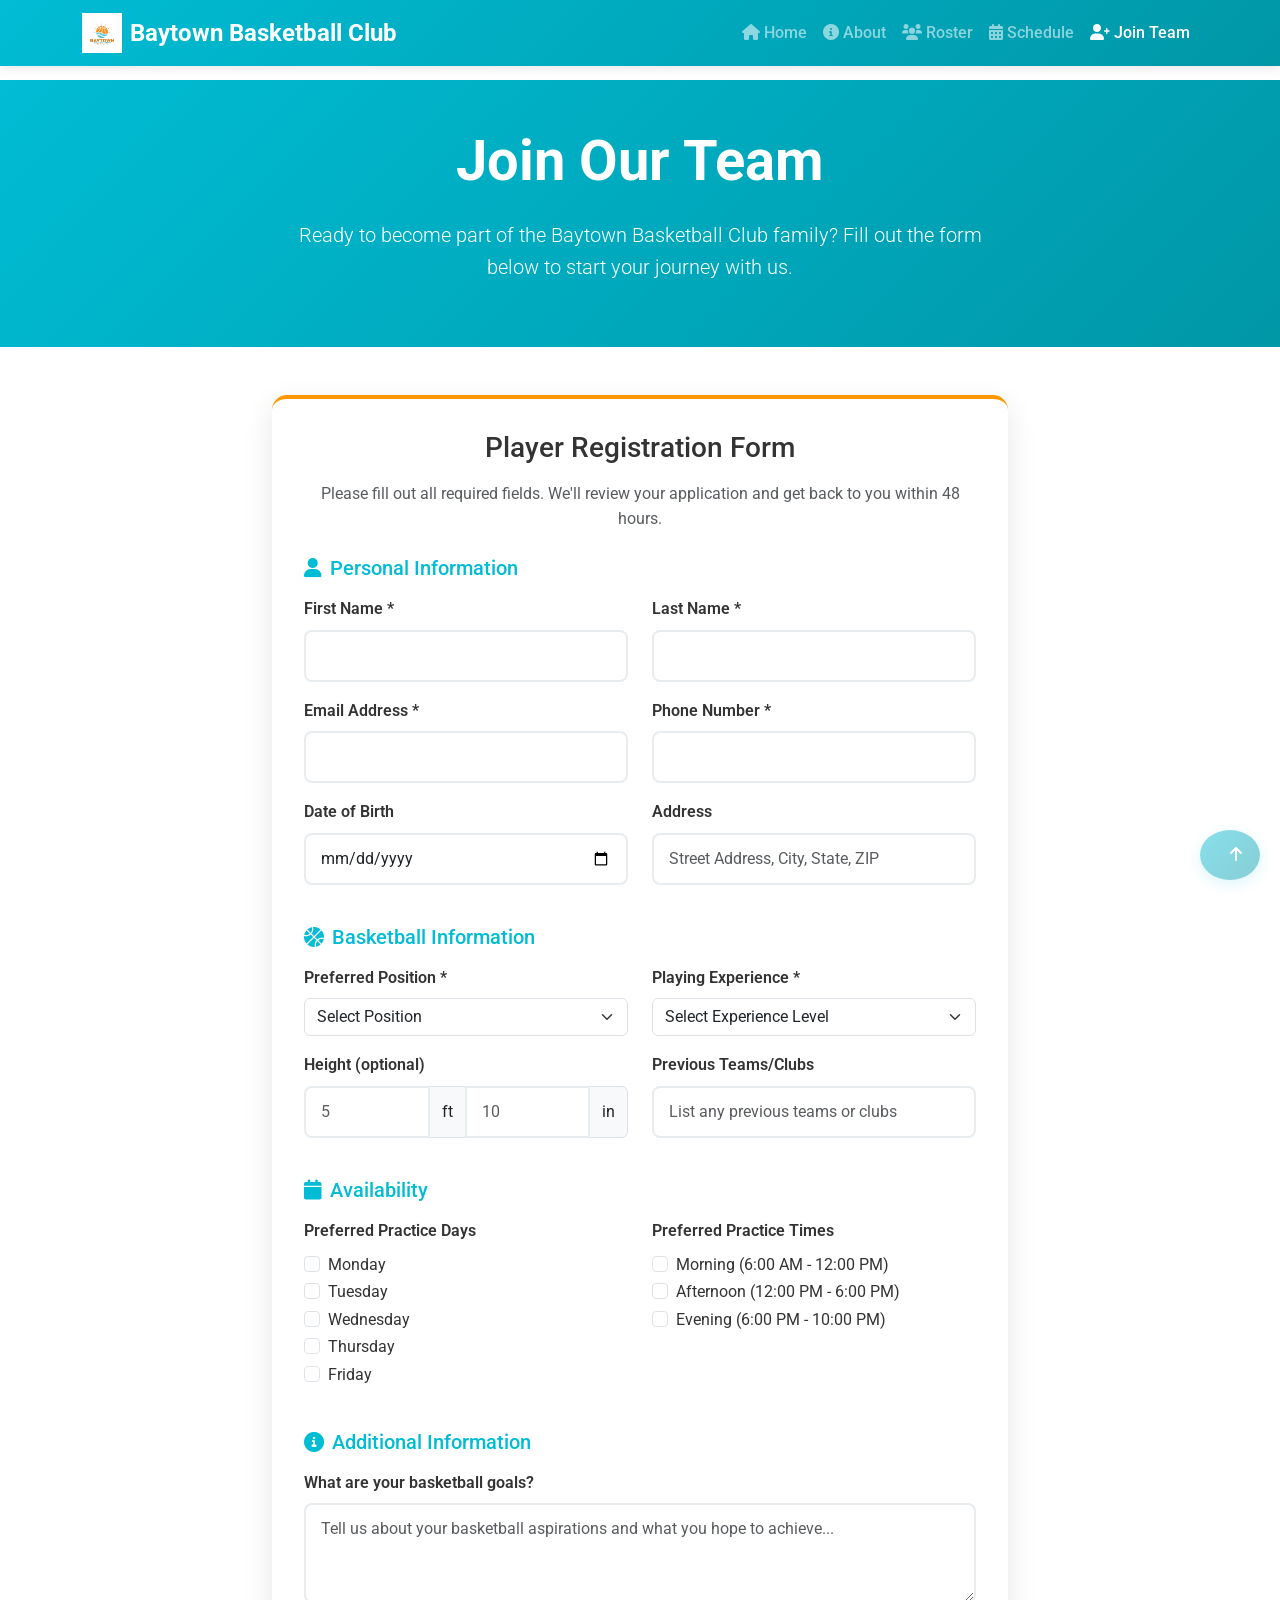
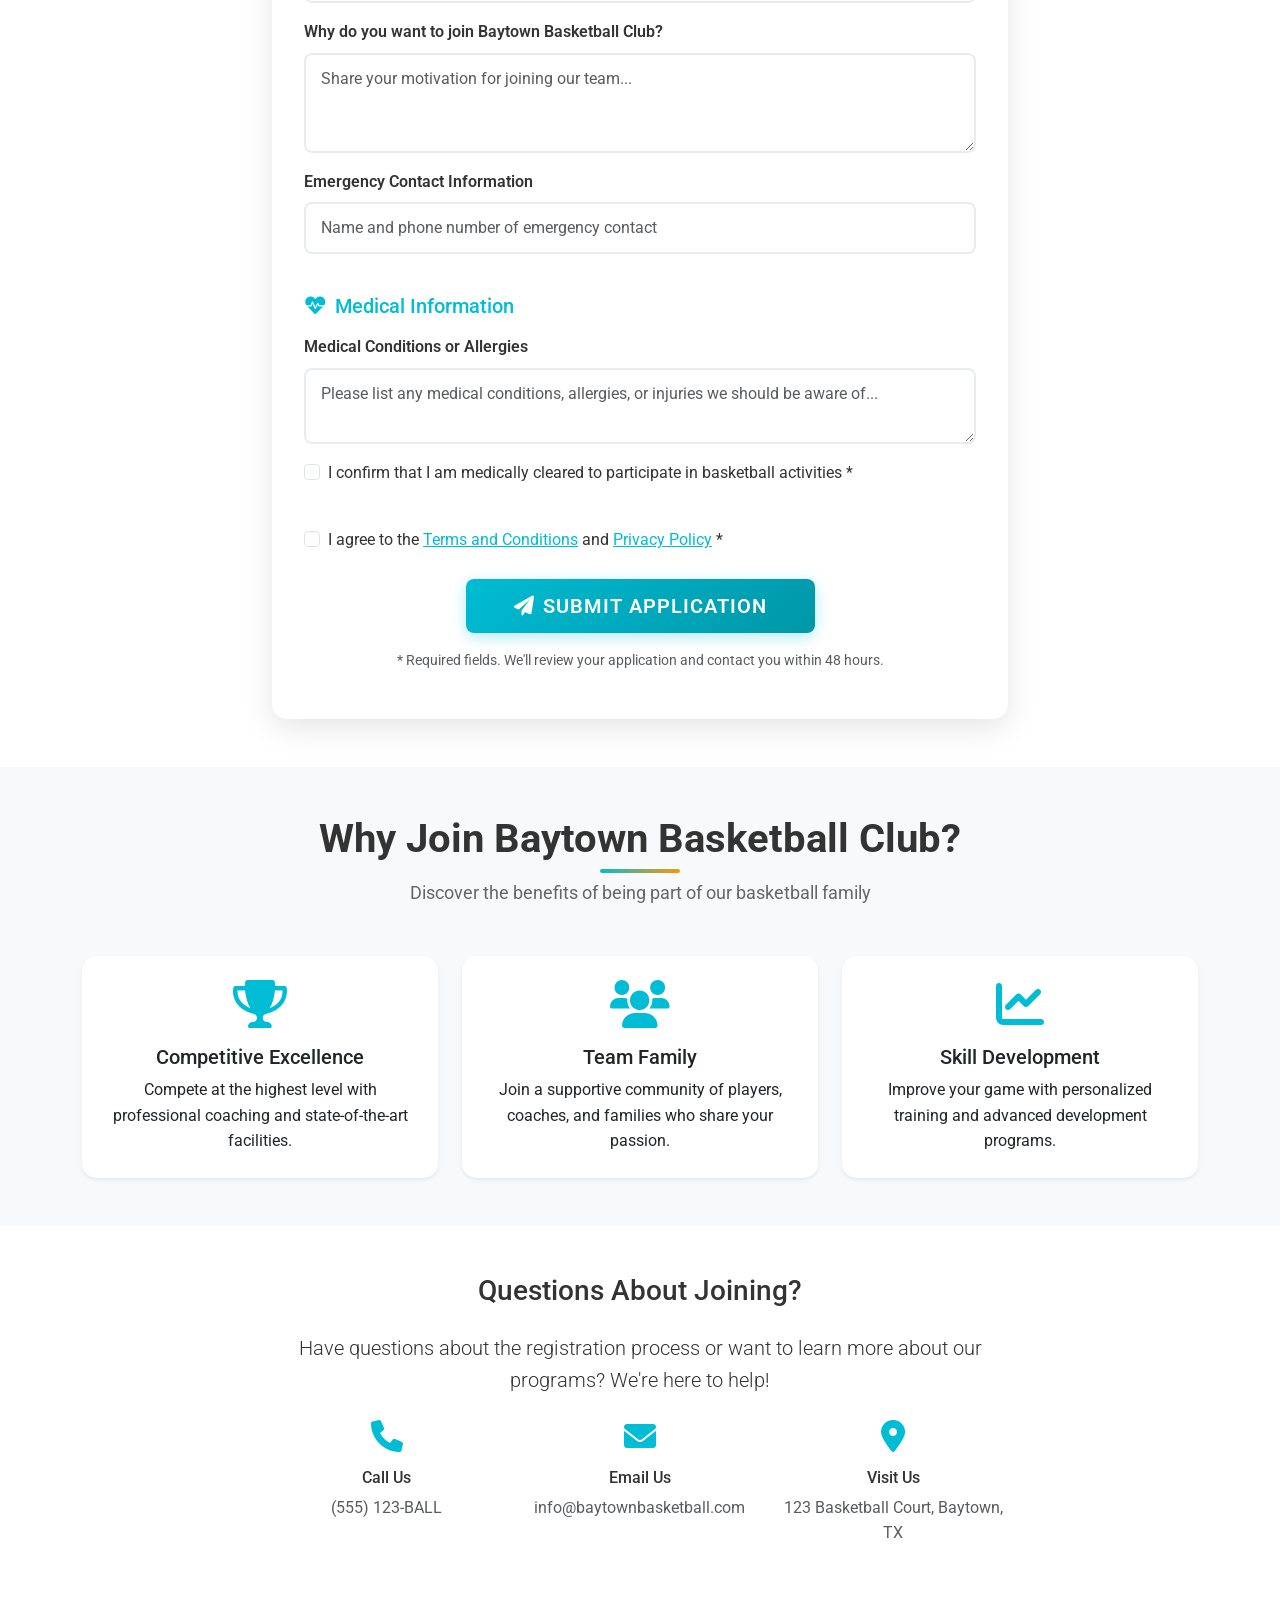
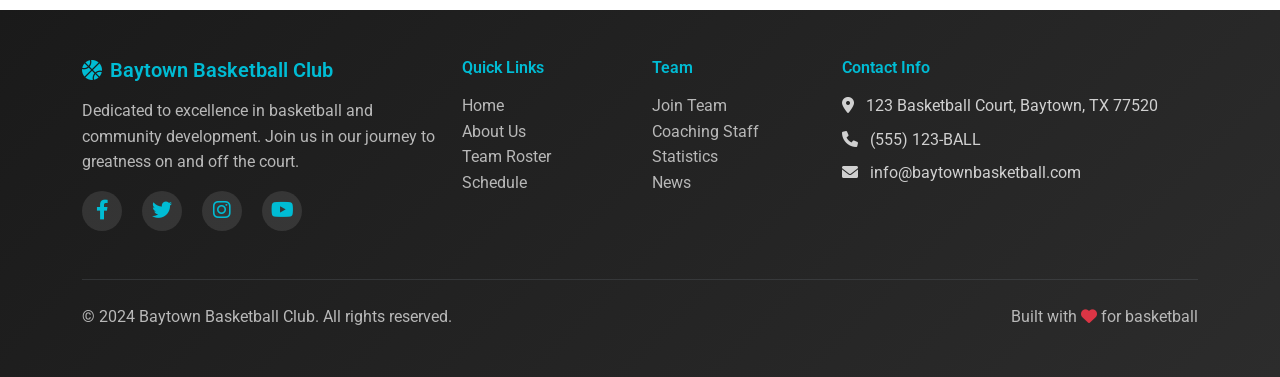
<file: Register.html>
<!DOCTYPE html>
<html lang="en">
<head>
  <meta charset="utf-8" />
  <meta name="viewport" content="width=device-width, initial-scale=1" />
  <meta name="description" content="Join Baytown Basketball Club - Registration Form" />
  <meta name="robots" content="noindex, nofollow" />
  <title>Join Our Team - Baytown Basketball Club</title>
  <link rel="icon" type="image/png" href="IMG_2654.png" />

  <!-- Bootstrap CDN -->
  <link href="https://cdn.jsdelivr.net/npm/bootstrap@5.3.3/dist/css/bootstrap.min.css" rel="stylesheet">
  <!-- Font Awesome for icons -->
  <link rel="stylesheet" href="https://cdnjs.cloudflare.com/ajax/libs/font-awesome/6.0.0/css/all.min.css">
  <!-- Google Fonts -->
  <link href="https://fonts.googleapis.com/css2?family=Roboto:wght@300;400;500;700;900&display=swap" rel="stylesheet">
  
  <!-- CSS -->
  <link rel="stylesheet" href="style.css">
</head>
<body>
  <!-- Navigation Header -->
  <nav class="navbar navbar-expand-lg navbar-dark bg-primary fixed-top">
    <div class="container">
      <a class="navbar-brand d-flex align-items-center" href="Index.html">
        <img src="IMG_2654.png" alt="Baytown Basketball" height="40" class="me-2">
        <span class="fw-bold">Baytown Basketball Club</span>
      </a>
      
      <button class="navbar-toggler" type="button" data-bs-toggle="collapse" data-bs-target="#navbarNav">
        <span class="navbar-toggler-icon"></span>
      </button>
      
      <div class="collapse navbar-collapse" id="navbarNav">
        <ul class="navbar-nav ms-auto">
          <li class="nav-item">
            <a class="nav-link" href="Index.html">
              <i class="fas fa-home me-1"></i>Home
            </a>
          </li>
          <li class="nav-item">
            <a class="nav-link" href="About.html">
              <i class="fas fa-info-circle me-1"></i>About
            </a>
          </li>
          <li class="nav-item">
            <a class="nav-link" href="Roster.html">
              <i class="fas fa-users me-1"></i>Roster
            </a>
          </li>
          <li class="nav-item">
            <a class="nav-link" href="Schedule.html">
              <i class="fas fa-calendar-alt me-1"></i>Schedule
            </a>
          </li>
          <li class="nav-item">
            <a class="nav-link active" href="Register.html">
              <i class="fas fa-user-plus me-1"></i>Join Team
            </a>
          </li>
        </ul>
      </div>
    </div>
  </nav>

  <!-- Page Header -->
  <section class="py-5 bg-primary text-white">
    <div class="container">
      <div class="row">
        <div class="col-lg-8 mx-auto text-center">
          <h1 class="display-4 fw-bold mb-4 fade-in">Join Our Team</h1>
          <p class="lead fade-in">
            Ready to become part of the Baytown Basketball Club family? 
            Fill out the form below to start your journey with us.
          </p>
        </div>
      </div>
    </div>
  </section>

  <!-- Registration Form Section -->
  <section class="py-5">
    <div class="container">
      <div class="row justify-content-center">
        <div class="col-lg-8">
          <div class="registration-form fade-in">
            <div class="text-center mb-4">
              <h3 class="mb-3">Player Registration Form</h3>
              <p class="text-muted">
                Please fill out all required fields. We'll review your application and get back to you within 48 hours.
              </p>
            </div>

            <form id="registrationForm" novalidate>
              <!-- Personal Information -->
              <div class="row mb-4">
                <div class="col-12">
                  <h5 class="text-primary mb-3">
                    <i class="fas fa-user me-2"></i>Personal Information
                  </h5>
                </div>
                <div class="col-md-6 mb-3">
                  <label for="firstName" class="form-label">First Name *</label>
                  <input type="text" class="form-control" id="firstName" name="firstName" required>
                  <div class="invalid-feedback">
                    Please provide your first name.
                  </div>
                </div>
                <div class="col-md-6 mb-3">
                  <label for="lastName" class="form-label">Last Name *</label>
                  <input type="text" class="form-control" id="lastName" name="lastName" required>
                  <div class="invalid-feedback">
                    Please provide your last name.
                  </div>
                </div>
                <div class="col-md-6 mb-3">
                  <label for="email" class="form-label">Email Address *</label>
                  <input type="email" class="form-control" id="email" name="email" required>
                  <div class="invalid-feedback">
                    Please provide a valid email address.
                  </div>
                </div>
                <div class="col-md-6 mb-3">
                  <label for="phone" class="form-label">Phone Number *</label>
                  <input type="tel" class="form-control" id="phone" name="phone" required>
                  <div class="invalid-feedback">
                    Please provide your phone number.
                  </div>
                </div>
                <div class="col-md-6 mb-3">
                  <label for="dateOfBirth" class="form-label">Date of Birth</label>
                  <input type="date" class="form-control" id="dateOfBirth" name="dateOfBirth">
                </div>
                <div class="col-md-6 mb-3">
                  <label for="address" class="form-label">Address</label>
                  <input type="text" class="form-control" id="address" name="address" placeholder="Street Address, City, State, ZIP">
                </div>
              </div>

              <!-- Basketball Information -->
              <div class="row mb-4">
                <div class="col-12">
                  <h5 class="text-primary mb-3">
                    <i class="fas fa-basketball-ball me-2"></i>Basketball Information
                  </h5>
                </div>
                <div class="col-md-6 mb-3">
                  <label for="position" class="form-label">Preferred Position *</label>
                  <select class="form-select" id="position" name="position" required>
                    <option value="">Select Position</option>
                    <option value="point-guard">Point Guard</option>
                    <option value="shooting-guard">Shooting Guard</option>
                    <option value="small-forward">Small Forward</option>
                    <option value="power-forward">Power Forward</option>
                    <option value="center">Center</option>
                    <option value="no-preference">No Preference</option>
                  </select>
                  <div class="invalid-feedback">
                    Please select your preferred position.
                  </div>
                </div>
                <div class="col-md-6 mb-3">
                  <label for="experience" class="form-label">Playing Experience *</label>
                  <select class="form-select" id="experience" name="experience" required>
                    <option value="">Select Experience Level</option>
                    <option value="beginner">Beginner (0-1 years)</option>
                    <option value="intermediate">Intermediate (2-4 years)</option>
                    <option value="advanced">Advanced (5-8 years)</option>
                    <option value="expert">Expert (9+ years)</option>
                  </select>
                  <div class="invalid-feedback">
                    Please select your experience level.
                  </div>
                </div>
                <div class="col-md-6 mb-3">
                  <label for="height" class="form-label">Height (optional)</label>
                  <div class="input-group">
                    <input type="number" class="form-control" id="heightFeet" name="heightFeet" placeholder="5" min="4" max="8">
                    <span class="input-group-text">ft</span>
                    <input type="number" class="form-control" id="heightInches" name="heightInches" placeholder="10" min="0" max="11">
                    <span class="input-group-text">in</span>
                  </div>
                </div>
                <div class="col-md-6 mb-3">
                  <label for="previousTeams" class="form-label">Previous Teams/Clubs</label>
                  <input type="text" class="form-control" id="previousTeams" name="previousTeams" placeholder="List any previous teams or clubs">
                </div>
              </div>

              <!-- Availability -->
              <div class="row mb-4">
                <div class="col-12">
                  <h5 class="text-primary mb-3">
                    <i class="fas fa-calendar me-2"></i>Availability
                  </h5>
                </div>
                <div class="col-md-6 mb-3">
                  <label class="form-label">Preferred Practice Days</label>
                  <div class="form-check">
                    <input class="form-check-input" type="checkbox" id="monday" name="practiceDays" value="monday">
                    <label class="form-check-label" for="monday">Monday</label>
                  </div>
                  <div class="form-check">
                    <input class="form-check-input" type="checkbox" id="tuesday" name="practiceDays" value="tuesday">
                    <label class="form-check-label" for="tuesday">Tuesday</label>
                  </div>
                  <div class="form-check">
                    <input class="form-check-input" type="checkbox" id="wednesday" name="practiceDays" value="wednesday">
                    <label class="form-check-label" for="wednesday">Wednesday</label>
                  </div>
                  <div class="form-check">
                    <input class="form-check-input" type="checkbox" id="thursday" name="practiceDays" value="thursday">
                    <label class="form-check-label" for="thursday">Thursday</label>
                  </div>
                  <div class="form-check">
                    <input class="form-check-input" type="checkbox" id="friday" name="practiceDays" value="friday">
                    <label class="form-check-label" for="friday">Friday</label>
                  </div>
                </div>
                <div class="col-md-6 mb-3">
                  <label class="form-label">Preferred Practice Times</label>
                  <div class="form-check">
                    <input class="form-check-input" type="checkbox" id="morning" name="practiceTimes" value="morning">
                    <label class="form-check-label" for="morning">Morning (6:00 AM - 12:00 PM)</label>
                  </div>
                  <div class="form-check">
                    <input class="form-check-input" type="checkbox" id="afternoon" name="practiceTimes" value="afternoon">
                    <label class="form-check-label" for="afternoon">Afternoon (12:00 PM - 6:00 PM)</label>
                  </div>
                  <div class="form-check">
                    <input class="form-check-input" type="checkbox" id="evening" name="practiceTimes" value="evening">
                    <label class="form-check-label" for="evening">Evening (6:00 PM - 10:00 PM)</label>
                  </div>
                </div>
              </div>

              <!-- Additional Information -->
              <div class="row mb-4">
                <div class="col-12">
                  <h5 class="text-primary mb-3">
                    <i class="fas fa-info-circle me-2"></i>Additional Information
                  </h5>
                </div>
                <div class="col-12 mb-3">
                  <label for="goals" class="form-label">What are your basketball goals?</label>
                  <textarea class="form-control" id="goals" name="goals" rows="3" placeholder="Tell us about your basketball aspirations and what you hope to achieve..."></textarea>
                </div>
                <div class="col-12 mb-3">
                  <label for="whyJoin" class="form-label">Why do you want to join Baytown Basketball Club?</label>
                  <textarea class="form-control" id="whyJoin" name="whyJoin" rows="3" placeholder="Share your motivation for joining our team..."></textarea>
                </div>
                <div class="col-12 mb-3">
                  <label for="emergencyContact" class="form-label">Emergency Contact Information</label>
                  <input type="text" class="form-control" id="emergencyContact" name="emergencyContact" placeholder="Name and phone number of emergency contact">
                </div>
              </div>

              <!-- Medical Information -->
              <div class="row mb-4">
                <div class="col-12">
                  <h5 class="text-primary mb-3">
                    <i class="fas fa-heartbeat me-2"></i>Medical Information
                  </h5>
                </div>
                <div class="col-12 mb-3">
                  <label for="medicalConditions" class="form-label">Medical Conditions or Allergies</label>
                  <textarea class="form-control" id="medicalConditions" name="medicalConditions" rows="2" placeholder="Please list any medical conditions, allergies, or injuries we should be aware of..."></textarea>
                </div>
                <div class="col-12 mb-3">
                  <div class="form-check">
                    <input class="form-check-input" type="checkbox" id="medicalClearance" name="medicalClearance" required>
                    <label class="form-check-label" for="medicalClearance">
                      I confirm that I am medically cleared to participate in basketball activities *
                    </label>
                    <div class="invalid-feedback">
                      Medical clearance confirmation is required.
                    </div>
                  </div>
                </div>
              </div>

              <!-- Terms and Conditions -->
              <div class="row mb-4">
                <div class="col-12">
                  <div class="form-check">
                    <input class="form-check-input" type="checkbox" id="terms" name="terms" required>
                    <label class="form-check-label" for="terms">
                      I agree to the <a href="#" class="text-primary">Terms and Conditions</a> and <a href="#" class="text-primary">Privacy Policy</a> *
                    </label>
                    <div class="invalid-feedback">
                      You must agree to the terms and conditions.
                    </div>
                  </div>
                </div>
              </div>

              <!-- Submit Button -->
              <div class="text-center">
                <button type="submit" class="btn btn-primary btn-lg px-5">
                  <i class="fas fa-paper-plane me-2"></i>Submit Application
                </button>
                <p class="text-muted mt-3 small">
                  * Required fields. We'll review your application and contact you within 48 hours.
                </p>
              </div>
            </form>
          </div>
        </div>
      </div>
    </div>
  </section>

  <!-- Why Join Us Section -->
  <section class="py-5 bg-light">
    <div class="container">
      <div class="section-header fade-in">
        <h2 class="section-title">Why Join Baytown Basketball Club?</h2>
        <p class="section-subtitle">
          Discover the benefits of being part of our basketball family
        </p>
      </div>
      <div class="row g-4">
        <div class="col-lg-4">
          <div class="card h-100 border-0 shadow-sm fade-in">
            <div class="card-body text-center p-4">
              <div class="mb-3">
                <i class="fas fa-trophy fa-3x text-primary"></i>
              </div>
              <h5 class="card-title">Competitive Excellence</h5>
              <p class="card-text">
                Compete at the highest level with professional coaching and state-of-the-art facilities.
              </p>
            </div>
          </div>
        </div>
        <div class="col-lg-4">
          <div class="card h-100 border-0 shadow-sm fade-in">
            <div class="card-body text-center p-4">
              <div class="mb-3">
                <i class="fas fa-users fa-3x text-primary"></i>
              </div>
              <h5 class="card-title">Team Family</h5>
              <p class="card-text">
                Join a supportive community of players, coaches, and families who share your passion.
              </p>
            </div>
          </div>
        </div>
        <div class="col-lg-4">
          <div class="card h-100 border-0 shadow-sm fade-in">
            <div class="card-body text-center p-4">
              <div class="mb-3">
                <i class="fas fa-chart-line fa-3x text-primary"></i>
              </div>
              <h5 class="card-title">Skill Development</h5>
              <p class="card-text">
                Improve your game with personalized training and advanced development programs.
              </p>
            </div>
          </div>
        </div>
      </div>
    </div>
  </section>

  <!-- Contact Information -->
  <section class="py-5">
    <div class="container">
      <div class="row">
        <div class="col-lg-8 mx-auto text-center">
          <div class="fade-in">
            <h3 class="mb-4">Questions About Joining?</h3>
            <p class="lead mb-4">
              Have questions about the registration process or want to learn more about our programs? 
              We're here to help!
            </p>
            <div class="row g-4">
              <div class="col-md-4">
                <div class="text-center">
                  <i class="fas fa-phone fa-2x text-primary mb-3"></i>
                  <h6>Call Us</h6>
                  <p class="text-muted">(555) 123-BALL</p>
                </div>
              </div>
              <div class="col-md-4">
                <div class="text-center">
                  <i class="fas fa-envelope fa-2x text-primary mb-3"></i>
                  <h6>Email Us</h6>
                  <p class="text-muted">info@baytownbasketball.com</p>
                </div>
              </div>
              <div class="col-md-4">
                <div class="text-center">
                  <i class="fas fa-map-marker-alt fa-2x text-primary mb-3"></i>
                  <h6>Visit Us</h6>
                  <p class="text-muted">123 Basketball Court, Baytown, TX</p>
                </div>
              </div>
            </div>
          </div>
        </div>
      </div>
    </div>
  </section>

  <!-- Footer -->
  <footer class="bg-dark text-light py-5">
    <div class="container">
      <div class="row">
        <div class="col-lg-4 mb-4">
          <h5 class="text-primary mb-3">
            <i class="fas fa-basketball-ball me-2"></i>Baytown Basketball Club
          </h5>
          <p class="text-muted">
            Dedicated to excellence in basketball and community development. 
            Join us in our journey to greatness on and off the court.
          </p>
          <div class="social-links">
            <a href="#" class="text-primary me-3"><i class="fab fa-facebook-f fa-lg"></i></a>
            <a href="#" class="text-primary me-3"><i class="fab fa-twitter fa-lg"></i></a>
            <a href="#" class="text-primary me-3"><i class="fab fa-instagram fa-lg"></i></a>
            <a href="#" class="text-primary"><i class="fab fa-youtube fa-lg"></i></a>
          </div>
        </div>
        
        <div class="col-lg-2 col-md-6 mb-4">
          <h6 class="text-primary mb-3">Quick Links</h6>
          <ul class="list-unstyled">
            <li><a href="Index.html" class="text-muted text-decoration-none">Home</a></li>
            <li><a href="About.html" class="text-muted text-decoration-none">About Us</a></li>
            <li><a href="Roster.html" class="text-muted text-decoration-none">Team Roster</a></li>
            <li><a href="Schedule.html" class="text-muted text-decoration-none">Schedule</a></li>
          </ul>
        </div>
        
        <div class="col-lg-2 col-md-6 mb-4">
          <h6 class="text-primary mb-3">Team</h6>
          <ul class="list-unstyled">
            <li><a href="Register.html" class="text-muted text-decoration-none">Join Team</a></li>
            <li><a href="#" class="text-muted text-decoration-none">Coaching Staff</a></li>
            <li><a href="#" class="text-muted text-decoration-none">Statistics</a></li>
            <li><a href="#" class="text-muted text-decoration-none">News</a></li>
          </ul>
        </div>
        
        <div class="col-lg-4 mb-4">
          <h6 class="text-primary mb-3">Contact Info</h6>
          <div class="contact-info">
            <p class="text-muted mb-2">
              <i class="fas fa-map-marker-alt me-2"></i>
              123 Basketball Court, Baytown, TX 77520
            </p>
            <p class="text-muted mb-2">
              <i class="fas fa-phone me-2"></i>
              (555) 123-BALL
            </p>
            <p class="text-muted">
              <i class="fas fa-envelope me-2"></i>
              info@baytownbasketball.com
            </p>
          </div>
        </div>
      </div>
      
      <hr class="my-4 border-secondary">
      
      <div class="row align-items-center">
        <div class="col-md-6">
          <p class="text-muted mb-0">&copy; 2024 Baytown Basketball Club. All rights reserved.</p>
        </div>
        <div class="col-md-6 text-md-end">
          <p class="text-muted mb-0">Built with <i class="fas fa-heart text-danger"></i> for basketball</p>
        </div>
      </div>
    </div>
  </footer>

  <!-- Bootstrap JS -->
  <script src="https://cdn.jsdelivr.net/npm/bootstrap@5.3.3/dist/js/bootstrap.bundle.min.js"></script>
  <!-- jQuery -->
  <script src="https://code.jquery.com/jquery-3.6.0.min.js"></script>
  <!-- Custom JS -->
  <script src="script.js"></script>
</body>
</html>
</file>
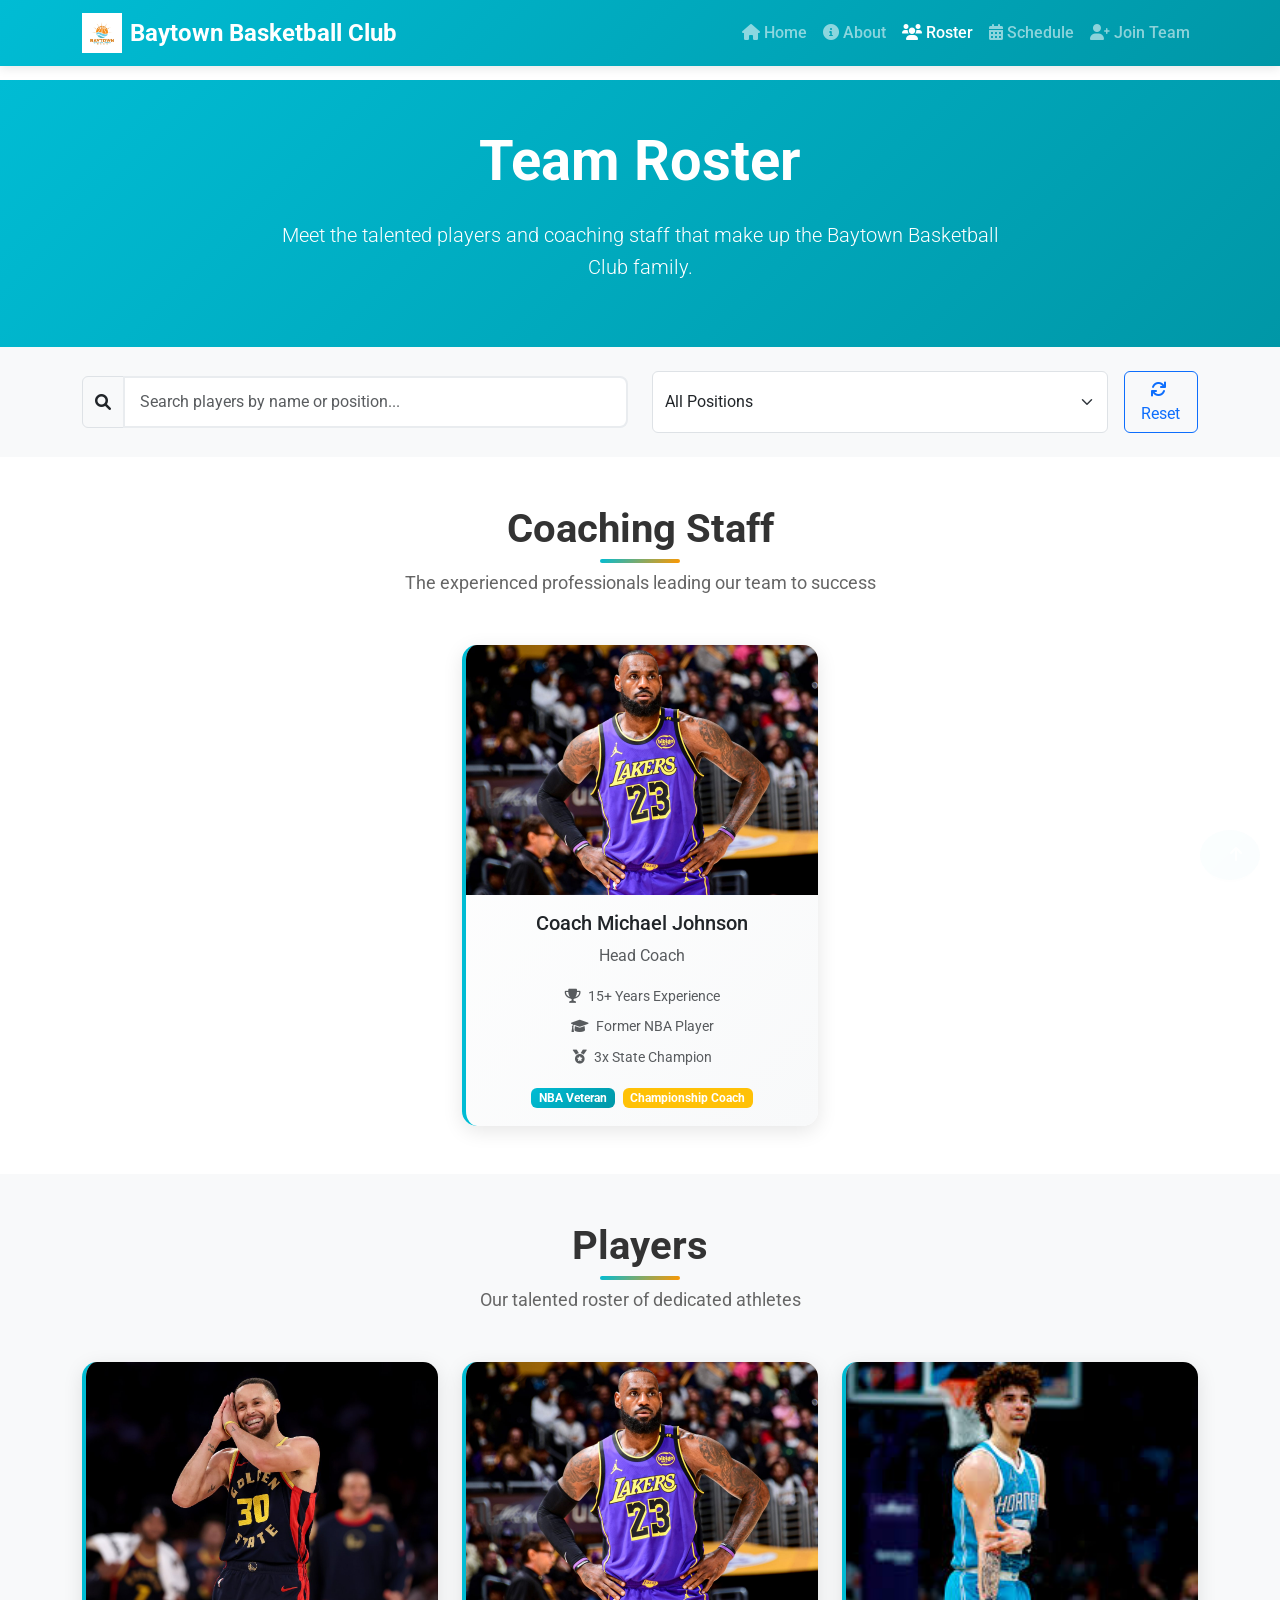
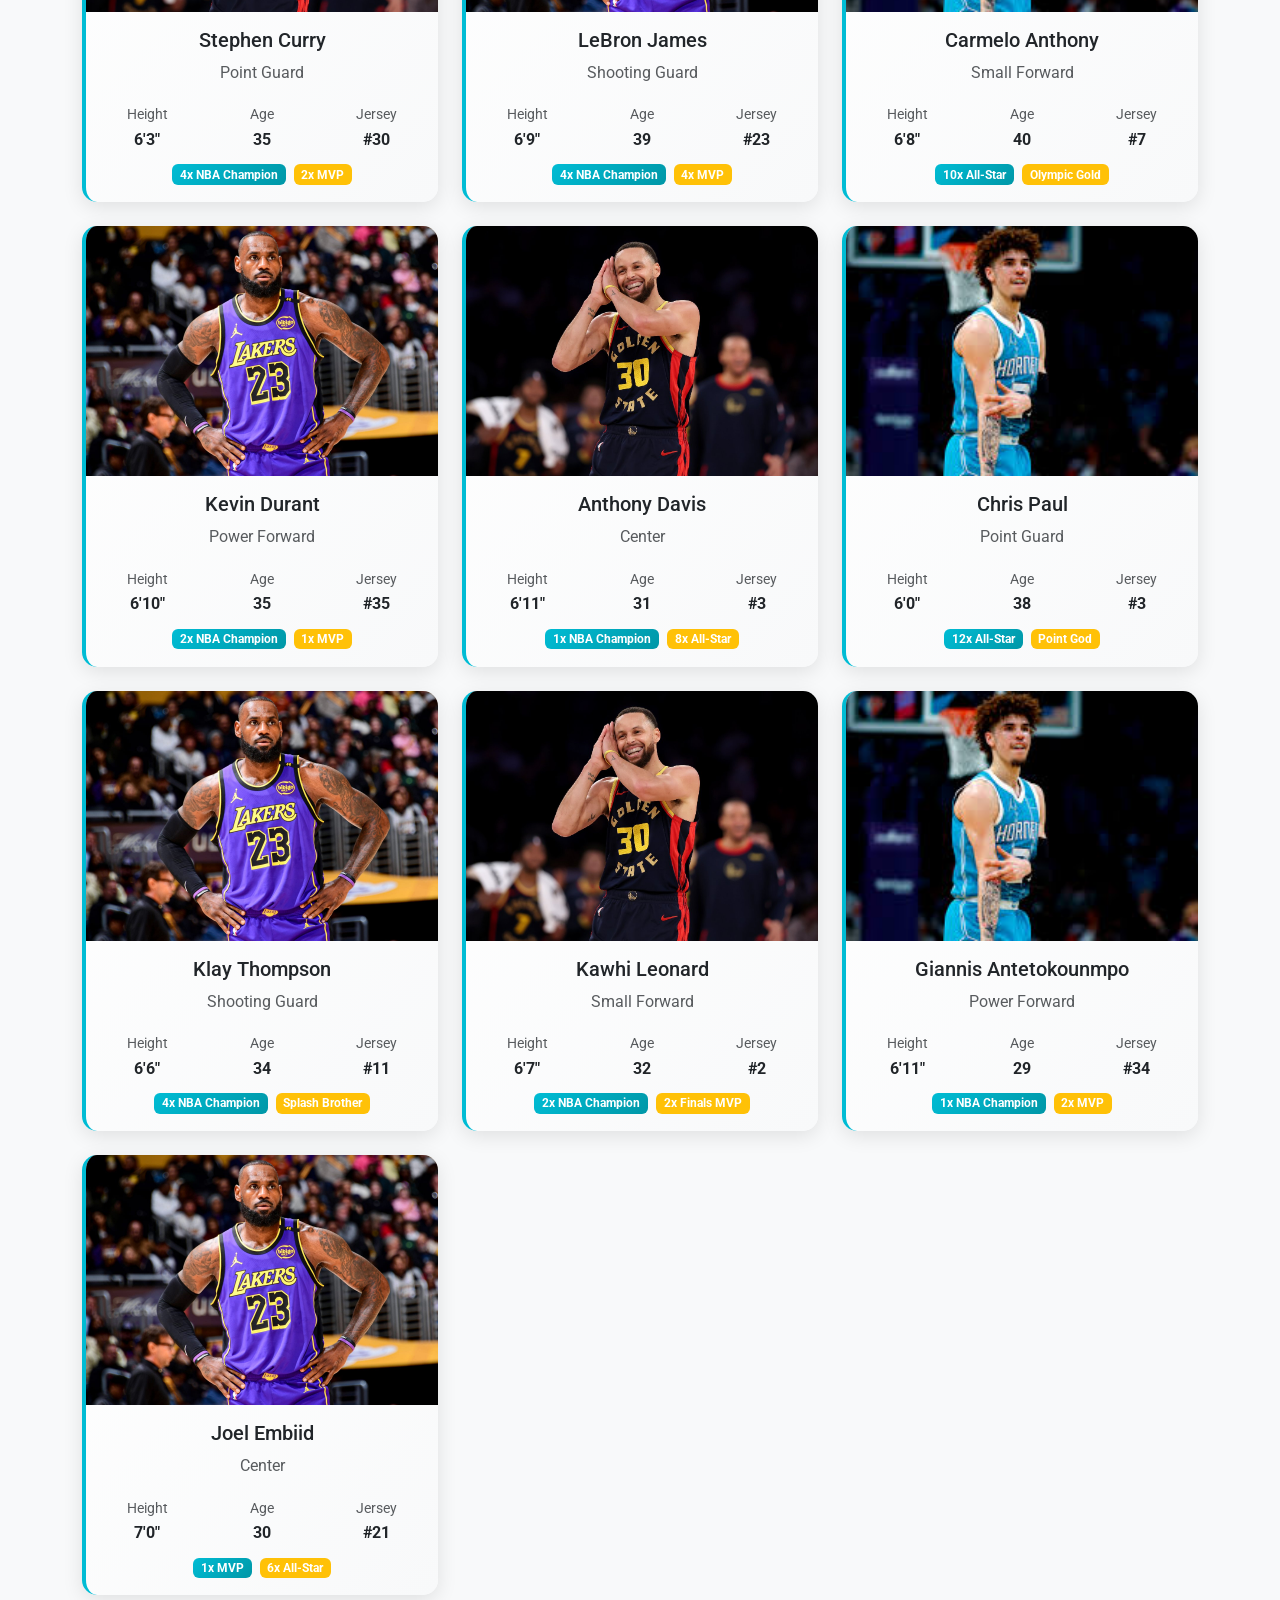
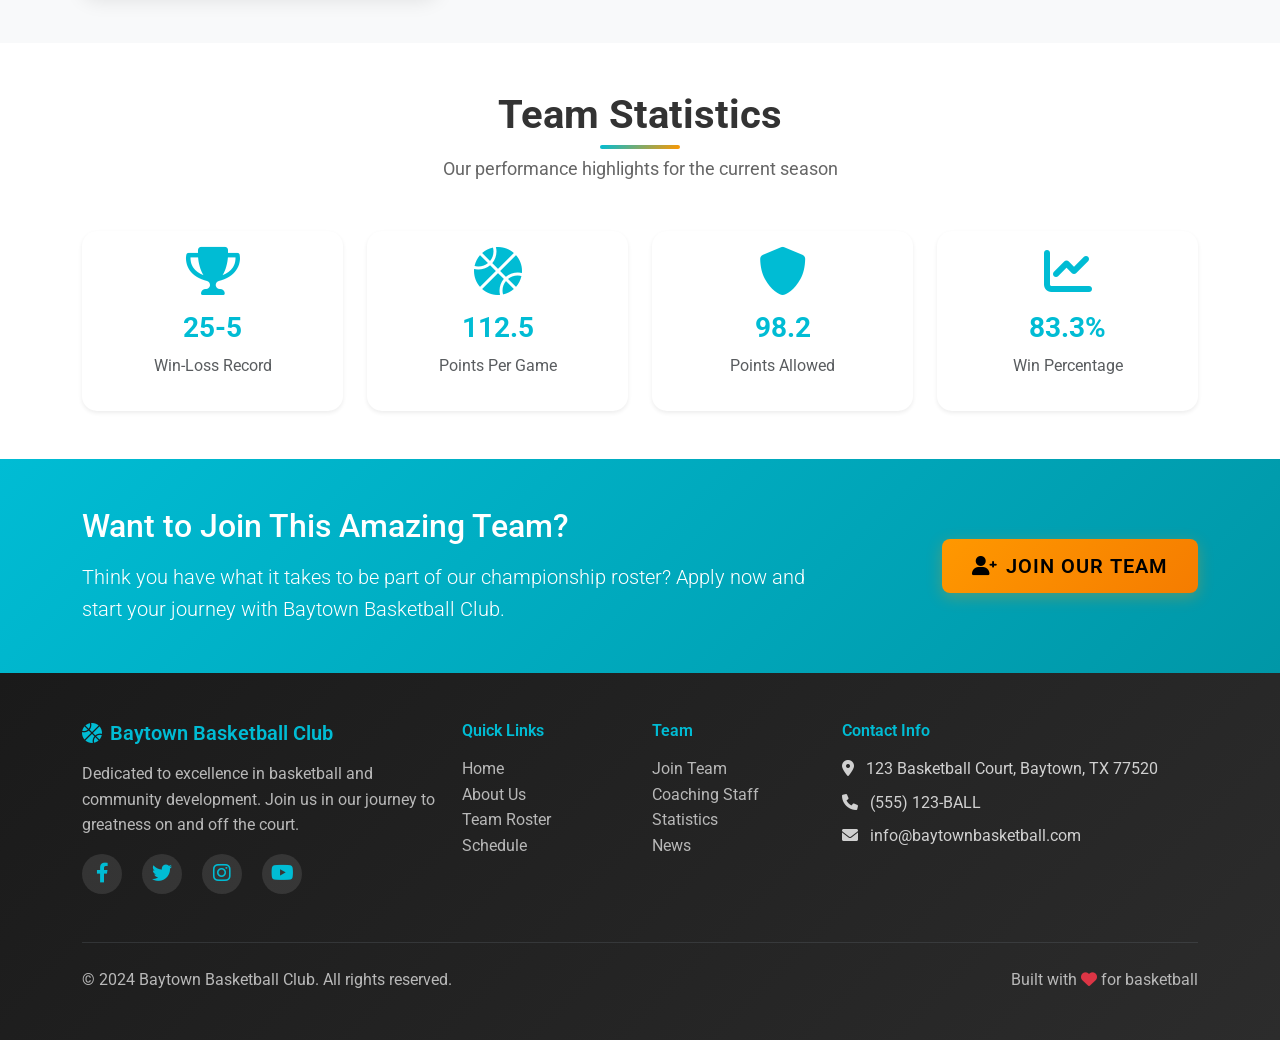
<file: Roster.html>
<!DOCTYPE html>
<html lang="en">
<head>
  <meta charset="utf-8" />
  <meta name="viewport" content="width=device-width, initial-scale=1" />
  <meta name="description" content="Baytown Basketball Club Team Roster - Meet Our Players and Coaching Staff" />
  <meta name="robots" content="noindex, nofollow" />
  <title>Team Roster - Baytown Basketball Club</title>
  <link rel="icon" type="image/png" href="IMG_2654.png" />

  <!-- Bootstrap CDN -->
  <link href="https://cdn.jsdelivr.net/npm/bootstrap@5.3.3/dist/css/bootstrap.min.css" rel="stylesheet">
  <!-- Font Awesome for icons -->
  <link rel="stylesheet" href="https://cdnjs.cloudflare.com/ajax/libs/font-awesome/6.0.0/css/all.min.css">
  <!-- Google Fonts -->
  <link href="https://fonts.googleapis.com/css2?family=Roboto:wght@300;400;500;700;900&display=swap" rel="stylesheet">
  
  <!-- CSS -->
  <link rel="stylesheet" href="style.css">
</head>
<body>
  <!-- Navigation Header -->
  <nav class="navbar navbar-expand-lg navbar-dark bg-primary fixed-top">
    <div class="container">
      <a class="navbar-brand d-flex align-items-center" href="Index.html">
        <img src="IMG_2654.png" alt="Baytown Basketball" height="40" class="me-2">
        <span class="fw-bold">Baytown Basketball Club</span>
      </a>
      
      <button class="navbar-toggler" type="button" data-bs-toggle="collapse" data-bs-target="#navbarNav">
        <span class="navbar-toggler-icon"></span>
      </button>
      
      <div class="collapse navbar-collapse" id="navbarNav">
        <ul class="navbar-nav ms-auto">
          <li class="nav-item">
            <a class="nav-link" href="Index.html">
              <i class="fas fa-home me-1"></i>Home
            </a>
          </li>
          <li class="nav-item">
            <a class="nav-link" href="About.html">
              <i class="fas fa-info-circle me-1"></i>About
            </a>
          </li>
          <li class="nav-item">
            <a class="nav-link active" href="Roster.html">
              <i class="fas fa-users me-1"></i>Roster
            </a>
          </li>
          <li class="nav-item">
            <a class="nav-link" href="Schedule.html">
              <i class="fas fa-calendar-alt me-1"></i>Schedule
            </a>
          </li>
          <li class="nav-item">
            <a class="nav-link" href="Register.html">
              <i class="fas fa-user-plus me-1"></i>Join Team
            </a>
          </li>
        </ul>
      </div>
    </div>
  </nav>

  <!-- Page Header -->
  <section class="py-5 bg-primary text-white">
    <div class="container">
      <div class="row">
        <div class="col-lg-8 mx-auto text-center">
          <h1 class="display-4 fw-bold mb-4 fade-in">Team Roster</h1>
          <p class="lead fade-in">
            Meet the talented players and coaching staff that make up the Baytown Basketball Club family.
          </p>
        </div>
      </div>
    </div>
  </section>

  <!-- Search and Filter Section -->
  <section class="py-4 bg-light">
    <div class="container">
      <div class="row align-items-center">
        <div class="col-lg-6">
          <div class="input-group">
            <span class="input-group-text"><i class="fas fa-search"></i></span>
            <input type="text" class="form-control" id="playerSearch" placeholder="Search players by name or position...">
          </div>
        </div>
        <div class="col-lg-6 mt-3 mt-lg-0">
          <div class="d-flex gap-3">
            <select class="form-select" id="positionFilter">
              <option value="all">All Positions</option>
              <option value="point-guard">Point Guard</option>
              <option value="shooting-guard">Shooting Guard</option>
              <option value="small-forward">Small Forward</option>
              <option value="power-forward">Power Forward</option>
              <option value="center">Center</option>
            </select>
            <button class="btn btn-outline-primary" id="resetFilters">
              <i class="fas fa-refresh me-1"></i>Reset
            </button>
          </div>
        </div>
      </div>
    </div>
  </section>

  <!-- Coaching Staff Section -->
  <section class="py-5">
    <div class="container">
      <div class="section-header fade-in">
        <h2 class="section-title">Coaching Staff</h2>
        <p class="section-subtitle">
          The experienced professionals leading our team to success
        </p>
      </div>
      <div class="row justify-content-center">
        <div class="col-lg-4 col-md-6">
          <div class="card player-card fade-in" data-position="coach">
            <img src="lebron.jpg" class="card-img-top" alt="Head Coach">
            <div class="card-body text-center">
              <h5 class="card-title">Coach Michael Johnson</h5>
              <p class="card-text text-muted">Head Coach</p>
              <div class="coach-info">
                <p class="small text-muted mb-2">
                  <i class="fas fa-trophy me-1"></i>
                  15+ Years Experience
                </p>
                <p class="small text-muted mb-2">
                  <i class="fas fa-graduation-cap me-1"></i>
                  Former NBA Player
                </p>
                <p class="small text-muted">
                  <i class="fas fa-medal me-1"></i>
                  3x State Champion
                </p>
              </div>
              <div class="coach-credentials mt-3">
                <span class="badge bg-primary me-1">NBA Veteran</span>
                <span class="badge bg-warning">Championship Coach</span>
              </div>
            </div>
          </div>
        </div>
      </div>
    </div>
  </section>

  <!-- Players Section -->
  <section class="py-5 bg-light">
    <div class="container">
      <div class="section-header fade-in">
        <h2 class="section-title">Players</h2>
        <p class="section-subtitle">
          Our talented roster of dedicated athletes
        </p>
      </div>
      <div class="row g-4" id="playersContainer">
        <!-- Player 1 -->
        <div class="col-lg-4 col-md-6">
          <div class="card player-card fade-in" data-position="point-guard">
            <img src="steph.jpg" class="card-img-top" alt="Stephen Curry">
            <div class="card-body text-center">
              <h5 class="card-title">Stephen Curry</h5>
              <p class="card-text text-muted">Point Guard</p>
              <div class="player-stats">
                <div class="row text-center">
                  <div class="col-4">
                    <small class="text-muted">Height</small>
                    <div class="fw-bold">6'3"</div>
                  </div>
                  <div class="col-4">
                    <small class="text-muted">Age</small>
                    <div class="fw-bold">35</div>
                  </div>
                  <div class="col-4">
                    <small class="text-muted">Jersey</small>
                    <div class="fw-bold">#30</div>
                  </div>
                </div>
              </div>
              <div class="player-achievements mt-2">
                <span class="badge bg-primary me-1">4x NBA Champion</span>
                <span class="badge bg-warning">2x MVP</span>
              </div>
            </div>
          </div>
        </div>

        <!-- Player 2 -->
        <div class="col-lg-4 col-md-6">
          <div class="card player-card fade-in" data-position="shooting-guard">
            <img src="lebron.jpg" class="card-img-top" alt="LeBron James">
            <div class="card-body text-center">
              <h5 class="card-title">LeBron James</h5>
              <p class="card-text text-muted">Shooting Guard</p>
              <div class="player-stats">
                <div class="row text-center">
                  <div class="col-4">
                    <small class="text-muted">Height</small>
                    <div class="fw-bold">6'9"</div>
                  </div>
                  <div class="col-4">
                    <small class="text-muted">Age</small>
                    <div class="fw-bold">39</div>
                  </div>
                  <div class="col-4">
                    <small class="text-muted">Jersey</small>
                    <div class="fw-bold">#23</div>
                  </div>
                </div>
              </div>
              <div class="player-achievements mt-2">
                <span class="badge bg-primary me-1">4x NBA Champion</span>
                <span class="badge bg-warning">4x MVP</span>
              </div>
            </div>
          </div>
        </div>

        <!-- Player 3 -->
        <div class="col-lg-4 col-md-6">
          <div class="card player-card fade-in" data-position="small-forward">
            <img src="melo.jpeg" class="card-img-top" alt="Carmelo Anthony">
            <div class="card-body text-center">
              <h5 class="card-title">Carmelo Anthony</h5>
              <p class="card-text text-muted">Small Forward</p>
              <div class="player-stats">
                <div class="row text-center">
                  <div class="col-4">
                    <small class="text-muted">Height</small>
                    <div class="fw-bold">6'8"</div>
                  </div>
                  <div class="col-4">
                    <small class="text-muted">Age</small>
                    <div class="fw-bold">40</div>
                  </div>
                  <div class="col-4">
                    <small class="text-muted">Jersey</small>
                    <div class="fw-bold">#7</div>
                  </div>
                </div>
              </div>
              <div class="player-achievements mt-2">
                <span class="badge bg-primary me-1">10x All-Star</span>
                <span class="badge bg-warning">Olympic Gold</span>
              </div>
            </div>
          </div>
        </div>

        <!-- Player 4 -->
        <div class="col-lg-4 col-md-6">
          <div class="card player-card fade-in" data-position="power-forward">
            <img src="lebron.jpg" class="card-img-top" alt="Kevin Durant">
            <div class="card-body text-center">
              <h5 class="card-title">Kevin Durant</h5>
              <p class="card-text text-muted">Power Forward</p>
              <div class="player-stats">
                <div class="row text-center">
                  <div class="col-4">
                    <small class="text-muted">Height</small>
                    <div class="fw-bold">6'10"</div>
                  </div>
                  <div class="col-4">
                    <small class="text-muted">Age</small>
                    <div class="fw-bold">35</div>
                  </div>
                  <div class="col-4">
                    <small class="text-muted">Jersey</small>
                    <div class="fw-bold">#35</div>
                  </div>
                </div>
              </div>
              <div class="player-achievements mt-2">
                <span class="badge bg-primary me-1">2x NBA Champion</span>
                <span class="badge bg-warning">1x MVP</span>
              </div>
            </div>
          </div>
        </div>

        <!-- Player 5 -->
        <div class="col-lg-4 col-md-6">
          <div class="card player-card fade-in" data-position="center">
            <img src="steph.jpg" class="card-img-top" alt="Anthony Davis">
            <div class="card-body text-center">
              <h5 class="card-title">Anthony Davis</h5>
              <p class="card-text text-muted">Center</p>
              <div class="player-stats">
                <div class="row text-center">
                  <div class="col-4">
                    <small class="text-muted">Height</small>
                    <div class="fw-bold">6'11"</div>
                  </div>
                  <div class="col-4">
                    <small class="text-muted">Age</small>
                    <div class="fw-bold">31</div>
                  </div>
                  <div class="col-4">
                    <small class="text-muted">Jersey</small>
                    <div class="fw-bold">#3</div>
                  </div>
                </div>
              </div>
              <div class="player-achievements mt-2">
                <span class="badge bg-primary me-1">1x NBA Champion</span>
                <span class="badge bg-warning">8x All-Star</span>
              </div>
            </div>
          </div>
        </div>

        <!-- Player 6 -->
        <div class="col-lg-4 col-md-6">
          <div class="card player-card fade-in" data-position="point-guard">
            <img src="melo.jpeg" class="card-img-top" alt="Chris Paul">
            <div class="card-body text-center">
              <h5 class="card-title">Chris Paul</h5>
              <p class="card-text text-muted">Point Guard</p>
              <div class="player-stats">
                <div class="row text-center">
                  <div class="col-4">
                    <small class="text-muted">Height</small>
                    <div class="fw-bold">6'0"</div>
                  </div>
                  <div class="col-4">
                    <small class="text-muted">Age</small>
                    <div class="fw-bold">38</div>
                  </div>
                  <div class="col-4">
                    <small class="text-muted">Jersey</small>
                    <div class="fw-bold">#3</div>
                  </div>
                </div>
              </div>
              <div class="player-achievements mt-2">
                <span class="badge bg-primary me-1">12x All-Star</span>
                <span class="badge bg-warning">Point God</span>
              </div>
            </div>
          </div>
        </div>

        <!-- Player 7 -->
        <div class="col-lg-4 col-md-6">
          <div class="card player-card fade-in" data-position="shooting-guard">
            <img src="lebron.jpg" class="card-img-top" alt="Klay Thompson">
            <div class="card-body text-center">
              <h5 class="card-title">Klay Thompson</h5>
              <p class="card-text text-muted">Shooting Guard</p>
              <div class="player-stats">
                <div class="row text-center">
                  <div class="col-4">
                    <small class="text-muted">Height</small>
                    <div class="fw-bold">6'6"</div>
                  </div>
                  <div class="col-4">
                    <small class="text-muted">Age</small>
                    <div class="fw-bold">34</div>
                  </div>
                  <div class="col-4">
                    <small class="text-muted">Jersey</small>
                    <div class="fw-bold">#11</div>
                  </div>
                </div>
              </div>
              <div class="player-achievements mt-2">
                <span class="badge bg-primary me-1">4x NBA Champion</span>
                <span class="badge bg-warning">Splash Brother</span>
              </div>
            </div>
          </div>
        </div>

        <!-- Player 8 -->
        <div class="col-lg-4 col-md-6">
          <div class="card player-card fade-in" data-position="small-forward">
            <img src="steph.jpg" class="card-img-top" alt="Kawhi Leonard">
            <div class="card-body text-center">
              <h5 class="card-title">Kawhi Leonard</h5>
              <p class="card-text text-muted">Small Forward</p>
              <div class="player-stats">
                <div class="row text-center">
                  <div class="col-4">
                    <small class="text-muted">Height</small>
                    <div class="fw-bold">6'7"</div>
                  </div>
                  <div class="col-4">
                    <small class="text-muted">Age</small>
                    <div class="fw-bold">32</div>
                  </div>
                  <div class="col-4">
                    <small class="text-muted">Jersey</small>
                    <div class="fw-bold">#2</div>
                  </div>
                </div>
              </div>
              <div class="player-achievements mt-2">
                <span class="badge bg-primary me-1">2x NBA Champion</span>
                <span class="badge bg-warning">2x Finals MVP</span>
              </div>
            </div>
          </div>
        </div>

        <!-- Player 9 -->
        <div class="col-lg-4 col-md-6">
          <div class="card player-card fade-in" data-position="power-forward">
            <img src="melo.jpeg" class="card-img-top" alt="Giannis Antetokounmpo">
            <div class="card-body text-center">
              <h5 class="card-title">Giannis Antetokounmpo</h5>
              <p class="card-text text-muted">Power Forward</p>
              <div class="player-stats">
                <div class="row text-center">
                  <div class="col-4">
                    <small class="text-muted">Height</small>
                    <div class="fw-bold">6'11"</div>
                  </div>
                  <div class="col-4">
                    <small class="text-muted">Age</small>
                    <div class="fw-bold">29</div>
                  </div>
                  <div class="col-4">
                    <small class="text-muted">Jersey</small>
                    <div class="fw-bold">#34</div>
                  </div>
                </div>
              </div>
              <div class="player-achievements mt-2">
                <span class="badge bg-primary me-1">1x NBA Champion</span>
                <span class="badge bg-warning">2x MVP</span>
              </div>
            </div>
          </div>
        </div>

        <!-- Player 10 -->
        <div class="col-lg-4 col-md-6">
          <div class="card player-card fade-in" data-position="center">
            <img src="lebron.jpg" class="card-img-top" alt="Joel Embiid">
            <div class="card-body text-center">
              <h5 class="card-title">Joel Embiid</h5>
              <p class="card-text text-muted">Center</p>
              <div class="player-stats">
                <div class="row text-center">
                  <div class="col-4">
                    <small class="text-muted">Height</small>
                    <div class="fw-bold">7'0"</div>
                  </div>
                  <div class="col-4">
                    <small class="text-muted">Age</small>
                    <div class="fw-bold">30</div>
                  </div>
                  <div class="col-4">
                    <small class="text-muted">Jersey</small>
                    <div class="fw-bold">#21</div>
                  </div>
                </div>
              </div>
              <div class="player-achievements mt-2">
                <span class="badge bg-primary me-1">1x MVP</span>
                <span class="badge bg-warning">6x All-Star</span>
              </div>
            </div>
          </div>
        </div>
      </div>
    </div>
  </section>

  <!-- Team Statistics Section -->
  <section class="py-5">
    <div class="container">
      <div class="section-header fade-in">
        <h2 class="section-title">Team Statistics</h2>
        <p class="section-subtitle">
          Our performance highlights for the current season
        </p>
      </div>
      <div class="row g-4">
        <div class="col-lg-3 col-md-6">
          <div class="card text-center border-0 shadow-sm fade-in">
            <div class="card-body">
              <i class="fas fa-trophy fa-3x text-primary mb-3"></i>
              <h3 class="text-primary fw-bold">25-5</h3>
              <p class="text-muted">Win-Loss Record</p>
            </div>
          </div>
        </div>
        <div class="col-lg-3 col-md-6">
          <div class="card text-center border-0 shadow-sm fade-in">
            <div class="card-body">
              <i class="fas fa-basketball-ball fa-3x text-primary mb-3"></i>
              <h3 class="text-primary fw-bold">112.5</h3>
              <p class="text-muted">Points Per Game</p>
            </div>
          </div>
        </div>
        <div class="col-lg-3 col-md-6">
          <div class="card text-center border-0 shadow-sm fade-in">
            <div class="card-body">
              <i class="fas fa-shield-alt fa-3x text-primary mb-3"></i>
              <h3 class="text-primary fw-bold">98.2</h3>
              <p class="text-muted">Points Allowed</p>
            </div>
          </div>
        </div>
        <div class="col-lg-3 col-md-6">
          <div class="card text-center border-0 shadow-sm fade-in">
            <div class="card-body">
              <i class="fas fa-chart-line fa-3x text-primary mb-3"></i>
              <h3 class="text-primary fw-bold">83.3%</h3>
              <p class="text-muted">Win Percentage</p>
            </div>
          </div>
        </div>
      </div>
    </div>
  </section>

  <!-- Call to Action -->
  <section class="py-5 bg-primary text-white">
    <div class="container">
      <div class="row align-items-center">
        <div class="col-lg-8">
          <div class="fade-in">
            <h2 class="mb-3">Want to Join This Amazing Team?</h2>
            <p class="lead mb-0">
              Think you have what it takes to be part of our championship roster? 
              Apply now and start your journey with Baytown Basketball Club.
            </p>
          </div>
        </div>
        <div class="col-lg-4 text-lg-end">
          <div class="fade-in">
            <a href="Register.html" class="btn btn-warning btn-lg">
              <i class="fas fa-user-plus me-2"></i>Join Our Team
            </a>
          </div>
        </div>
      </div>
    </div>
  </section>

  <!-- Footer -->
  <footer class="bg-dark text-light py-5">
    <div class="container">
      <div class="row">
        <div class="col-lg-4 mb-4">
          <h5 class="text-primary mb-3">
            <i class="fas fa-basketball-ball me-2"></i>Baytown Basketball Club
          </h5>
          <p class="text-muted">
            Dedicated to excellence in basketball and community development. 
            Join us in our journey to greatness on and off the court.
          </p>
          <div class="social-links">
            <a href="#" class="text-primary me-3"><i class="fab fa-facebook-f fa-lg"></i></a>
            <a href="#" class="text-primary me-3"><i class="fab fa-twitter fa-lg"></i></a>
            <a href="#" class="text-primary me-3"><i class="fab fa-instagram fa-lg"></i></a>
            <a href="#" class="text-primary"><i class="fab fa-youtube fa-lg"></i></a>
          </div>
        </div>
        
        <div class="col-lg-2 col-md-6 mb-4">
          <h6 class="text-primary mb-3">Quick Links</h6>
          <ul class="list-unstyled">
            <li><a href="Index.html" class="text-muted text-decoration-none">Home</a></li>
            <li><a href="About.html" class="text-muted text-decoration-none">About Us</a></li>
            <li><a href="Roster.html" class="text-muted text-decoration-none">Team Roster</a></li>
            <li><a href="Schedule.html" class="text-muted text-decoration-none">Schedule</a></li>
          </ul>
        </div>
        
        <div class="col-lg-2 col-md-6 mb-4">
          <h6 class="text-primary mb-3">Team</h6>
          <ul class="list-unstyled">
            <li><a href="Register.html" class="text-muted text-decoration-none">Join Team</a></li>
            <li><a href="#" class="text-muted text-decoration-none">Coaching Staff</a></li>
            <li><a href="#" class="text-muted text-decoration-none">Statistics</a></li>
            <li><a href="#" class="text-muted text-decoration-none">News</a></li>
          </ul>
        </div>
        
        <div class="col-lg-4 mb-4">
          <h6 class="text-primary mb-3">Contact Info</h6>
          <div class="contact-info">
            <p class="text-muted mb-2">
              <i class="fas fa-map-marker-alt me-2"></i>
              123 Basketball Court, Baytown, TX 77520
            </p>
            <p class="text-muted mb-2">
              <i class="fas fa-phone me-2"></i>
              (555) 123-BALL
            </p>
            <p class="text-muted">
              <i class="fas fa-envelope me-2"></i>
              info@baytownbasketball.com
            </p>
          </div>
        </div>
      </div>
      
      <hr class="my-4 border-secondary">
      
      <div class="row align-items-center">
        <div class="col-md-6">
          <p class="text-muted mb-0">&copy; 2024 Baytown Basketball Club. All rights reserved.</p>
        </div>
        <div class="col-md-6 text-md-end">
          <p class="text-muted mb-0">Built with <i class="fas fa-heart text-danger"></i> for basketball</p>
        </div>
      </div>
    </div>
  </footer>

  <!-- Bootstrap JS -->
  <script src="https://cdn.jsdelivr.net/npm/bootstrap@5.3.3/dist/js/bootstrap.bundle.min.js"></script>
  <!-- jQuery -->
  <script src="https://code.jquery.com/jquery-3.6.0.min.js"></script>
  <!-- Custom JS -->
  <script src="script.js"></script>
</body>
</html>
</file>
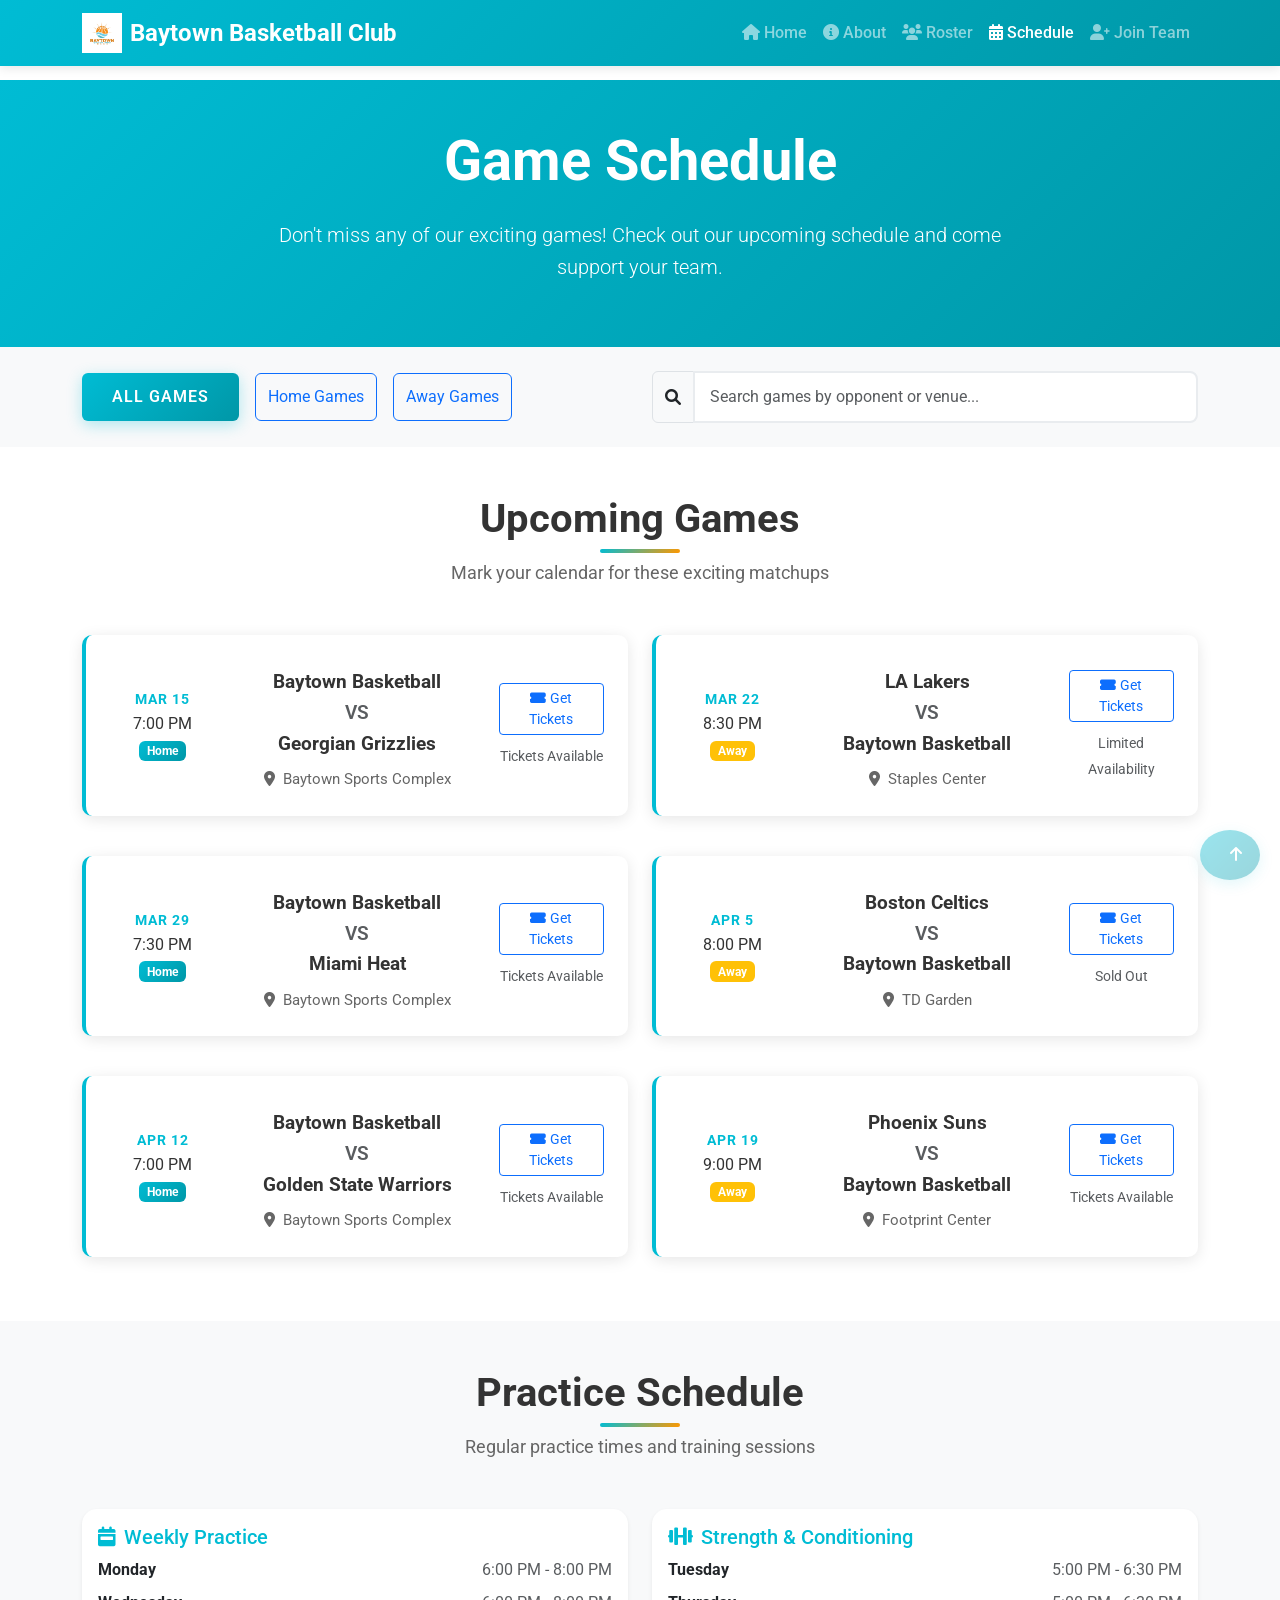
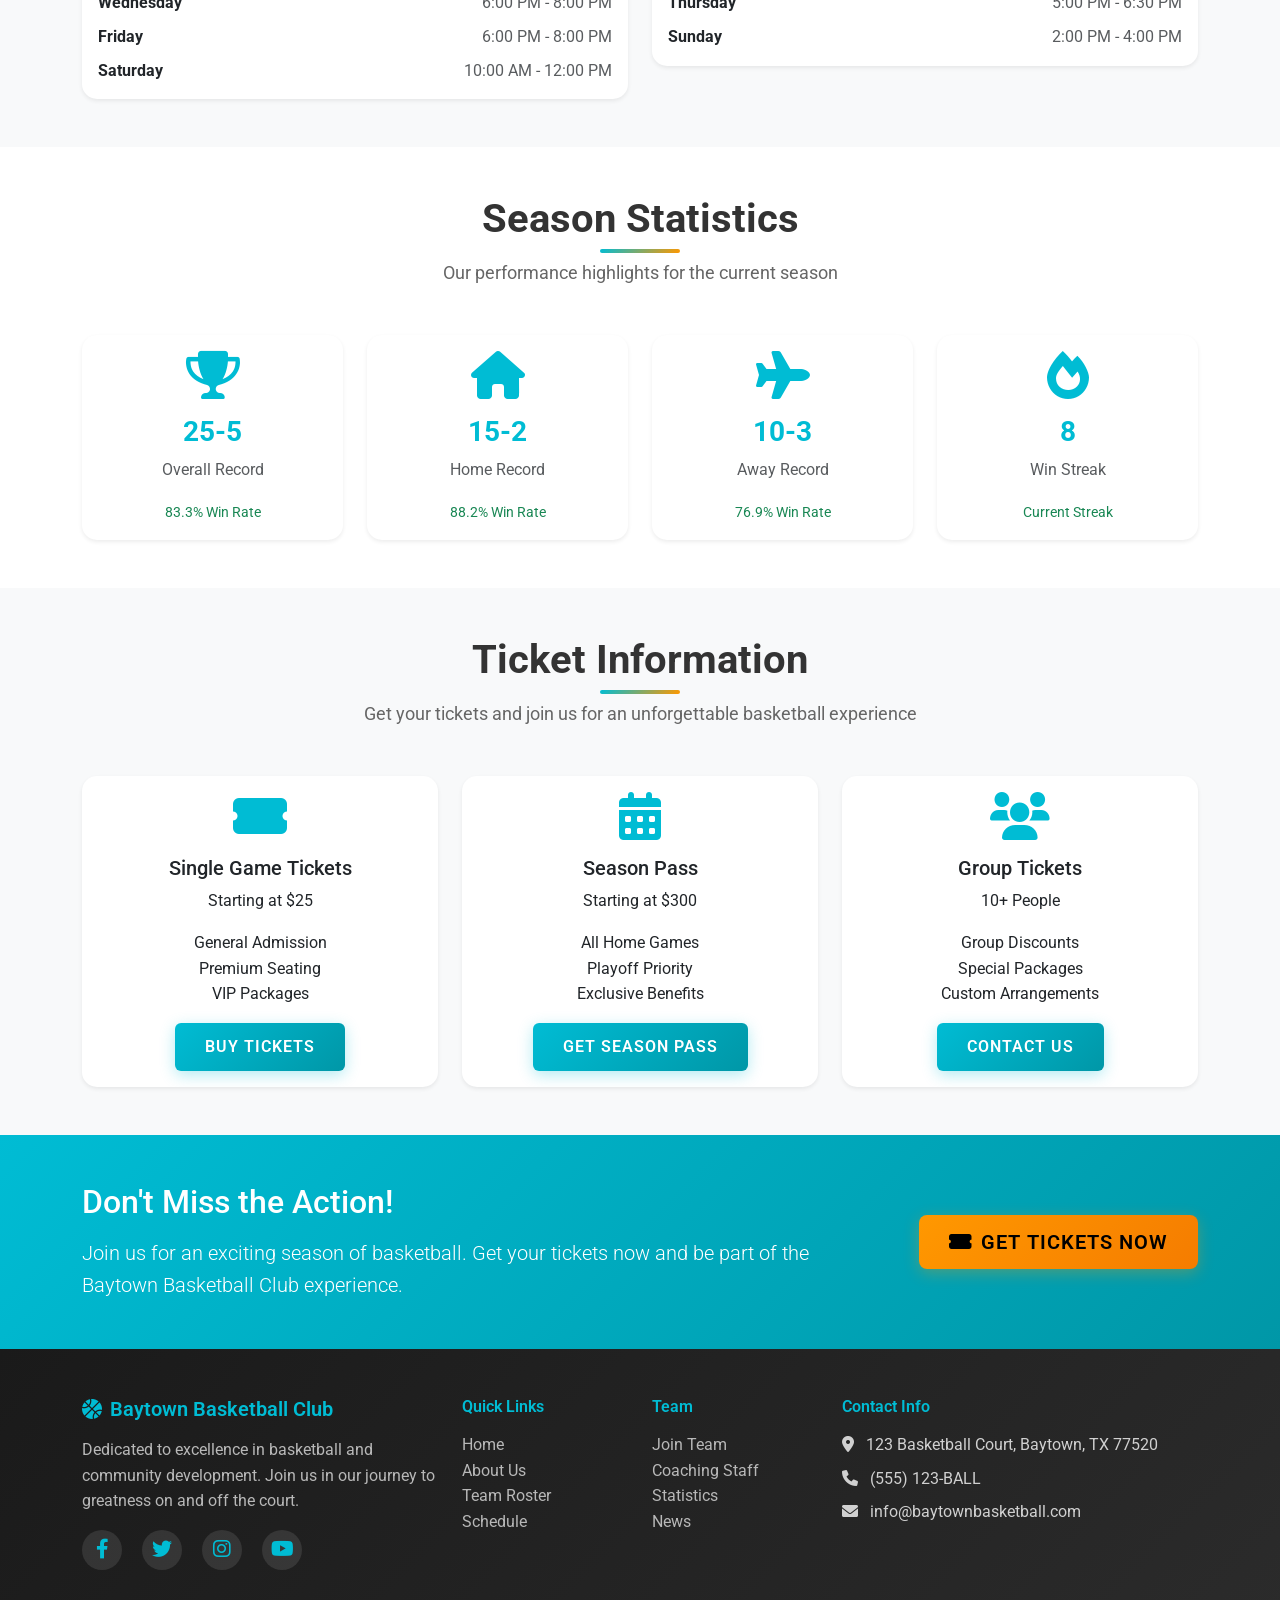
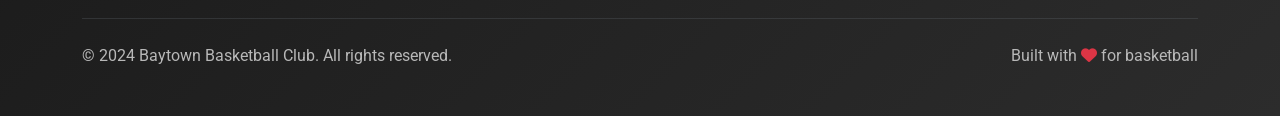
<file: Schedule.html>
<!DOCTYPE html>
<html lang="en">
<head>
  <meta charset="utf-8" />
  <meta name="viewport" content="width=device-width, initial-scale=1" />
  <meta name="description" content="Baytown Basketball Club Schedule - Upcoming Games and Events" />
  <meta name="robots" content="noindex, nofollow" />
  <title>Schedule - Baytown Basketball Club</title>
  <link rel="icon" type="image/png" href="IMG_2654.png" />

  <!-- Bootstrap CDN -->
  <link href="https://cdn.jsdelivr.net/npm/bootstrap@5.3.3/dist/css/bootstrap.min.css" rel="stylesheet">
  <!-- Font Awesome for icons -->
  <link rel="stylesheet" href="https://cdnjs.cloudflare.com/ajax/libs/font-awesome/6.0.0/css/all.min.css">
  <!-- Google Fonts -->
  <link href="https://fonts.googleapis.com/css2?family=Roboto:wght@300;400;500;700;900&display=swap" rel="stylesheet">
  
  <!-- CSS -->
  <link rel="stylesheet" href="style.css">
</head>
<body>
  <!-- Navigation Header -->
  <nav class="navbar navbar-expand-lg navbar-dark bg-primary fixed-top">
    <div class="container">
      <a class="navbar-brand d-flex align-items-center" href="Index.html">
        <img src="IMG_2654.png" alt="Baytown Basketball" height="40" class="me-2">
        <span class="fw-bold">Baytown Basketball Club</span>
      </a>
      
      <button class="navbar-toggler" type="button" data-bs-toggle="collapse" data-bs-target="#navbarNav">
        <span class="navbar-toggler-icon"></span>
      </button>
      
      <div class="collapse navbar-collapse" id="navbarNav">
        <ul class="navbar-nav ms-auto">
          <li class="nav-item">
            <a class="nav-link" href="Index.html">
              <i class="fas fa-home me-1"></i>Home
            </a>
          </li>
          <li class="nav-item">
            <a class="nav-link" href="About.html">
              <i class="fas fa-info-circle me-1"></i>About
            </a>
          </li>
          <li class="nav-item">
            <a class="nav-link" href="Roster.html">
              <i class="fas fa-users me-1"></i>Roster
            </a>
          </li>
          <li class="nav-item">
            <a class="nav-link active" href="Schedule.html">
              <i class="fas fa-calendar-alt me-1"></i>Schedule
            </a>
          </li>
          <li class="nav-item">
            <a class="nav-link" href="Register.html">
              <i class="fas fa-user-plus me-1"></i>Join Team
            </a>
          </li>
        </ul>
      </div>
    </div>
  </nav>

  <!-- Page Header -->
  <section class="py-5 bg-primary text-white">
    <div class="container">
      <div class="row">
        <div class="col-lg-8 mx-auto text-center">
          <h1 class="display-4 fw-bold mb-4 fade-in">Game Schedule</h1>
          <p class="lead fade-in">
            Don't miss any of our exciting games! Check out our upcoming schedule and come support your team.
          </p>
        </div>
      </div>
    </div>
  </section>

  <!-- Schedule Filter Section -->
  <section class="py-4 bg-light">
    <div class="container">
      <div class="row align-items-center">
        <div class="col-lg-6">
          <div class="d-flex gap-3">
            <button class="btn btn-primary active" id="allGames">All Games</button>
            <button class="btn btn-outline-primary" id="homeGames">Home Games</button>
            <button class="btn btn-outline-primary" id="awayGames">Away Games</button>
          </div>
        </div>
        <div class="col-lg-6 mt-3 mt-lg-0">
          <div class="input-group">
            <span class="input-group-text"><i class="fas fa-search"></i></span>
            <input type="text" class="form-control" id="scheduleSearch" placeholder="Search games by opponent or venue...">
          </div>
        </div>
      </div>
    </div>
  </section>

  <!-- Upcoming Games Section -->
  <section class="py-5">
    <div class="container">
      <div class="section-header fade-in">
        <h2 class="section-title">Upcoming Games</h2>
        <p class="section-subtitle">
          Mark your calendar for these exciting matchups
        </p>
      </div>
      
      <div class="row g-4" id="gamesContainer">
        <!-- Game 1 -->
        <div class="col-lg-6">
          <div class="schedule-item fade-in" data-game-type="home">
            <div class="row align-items-center">
              <div class="col-md-3 text-center mb-3 mb-md-0">
                <div class="game-date text-primary fw-bold">MAR 15</div>
                <div class="game-time">7:00 PM</div>
                <span class="badge bg-primary">Home</span>
              </div>
              <div class="col-md-6">
                <div class="game-teams text-center">
                  <div class="team-name fw-bold">Baytown Basketball</div>
                  <div class="vs-text text-muted">VS</div>
                  <div class="opponent-name fw-bold">Georgian Grizzlies</div>
                </div>
                <div class="game-venue text-center mt-2">
                  <i class="fas fa-map-marker-alt me-1"></i>
                  Baytown Sports Complex
                </div>
              </div>
              <div class="col-md-3 text-center">
                <button class="btn btn-outline-primary btn-sm">
                  <i class="fas fa-ticket-alt me-1"></i>Get Tickets
                </button>
                <div class="mt-2">
                  <small class="text-muted">Tickets Available</small>
                </div>
              </div>
            </div>
          </div>
        </div>

        <!-- Game 2 -->
        <div class="col-lg-6">
          <div class="schedule-item fade-in" data-game-type="away">
            <div class="row align-items-center">
              <div class="col-md-3 text-center mb-3 mb-md-0">
                <div class="game-date text-primary fw-bold">MAR 22</div>
                <div class="game-time">8:30 PM</div>
                <span class="badge bg-warning">Away</span>
              </div>
              <div class="col-md-6">
                <div class="game-teams text-center">
                  <div class="team-name fw-bold">LA Lakers</div>
                  <div class="vs-text text-muted">VS</div>
                  <div class="opponent-name fw-bold">Baytown Basketball</div>
                </div>
                <div class="game-venue text-center mt-2">
                  <i class="fas fa-map-marker-alt me-1"></i>
                  Staples Center
                </div>
              </div>
              <div class="col-md-3 text-center">
                <button class="btn btn-outline-primary btn-sm">
                  <i class="fas fa-ticket-alt me-1"></i>Get Tickets
                </button>
                <div class="mt-2">
                  <small class="text-muted">Limited Availability</small>
                </div>
              </div>
            </div>
          </div>
        </div>

        <!-- Game 3 -->
        <div class="col-lg-6">
          <div class="schedule-item fade-in" data-game-type="home">
            <div class="row align-items-center">
              <div class="col-md-3 text-center mb-3 mb-md-0">
                <div class="game-date text-primary fw-bold">MAR 29</div>
                <div class="game-time">7:30 PM</div>
                <span class="badge bg-primary">Home</span>
              </div>
              <div class="col-md-6">
                <div class="game-teams text-center">
                  <div class="team-name fw-bold">Baytown Basketball</div>
                  <div class="vs-text text-muted">VS</div>
                  <div class="opponent-name fw-bold">Miami Heat</div>
                </div>
                <div class="game-venue text-center mt-2">
                  <i class="fas fa-map-marker-alt me-1"></i>
                  Baytown Sports Complex
                </div>
              </div>
              <div class="col-md-3 text-center">
                <button class="btn btn-outline-primary btn-sm">
                  <i class="fas fa-ticket-alt me-1"></i>Get Tickets
                </button>
                <div class="mt-2">
                  <small class="text-muted">Tickets Available</small>
                </div>
              </div>
            </div>
          </div>
        </div>

        <!-- Game 4 -->
        <div class="col-lg-6">
          <div class="schedule-item fade-in" data-game-type="away">
            <div class="row align-items-center">
              <div class="col-md-3 text-center mb-3 mb-md-0">
                <div class="game-date text-primary fw-bold">APR 5</div>
                <div class="game-time">8:00 PM</div>
                <span class="badge bg-warning">Away</span>
              </div>
              <div class="col-md-6">
                <div class="game-teams text-center">
                  <div class="team-name fw-bold">Boston Celtics</div>
                  <div class="vs-text text-muted">VS</div>
                  <div class="opponent-name fw-bold">Baytown Basketball</div>
                </div>
                <div class="game-venue text-center mt-2">
                  <i class="fas fa-map-marker-alt me-1"></i>
                  TD Garden
                </div>
              </div>
              <div class="col-md-3 text-center">
                <button class="btn btn-outline-primary btn-sm">
                  <i class="fas fa-ticket-alt me-1"></i>Get Tickets
                </button>
                <div class="mt-2">
                  <small class="text-muted">Sold Out</small>
                </div>
              </div>
            </div>
          </div>
        </div>

        <!-- Game 5 -->
        <div class="col-lg-6">
          <div class="schedule-item fade-in" data-game-type="home">
            <div class="row align-items-center">
              <div class="col-md-3 text-center mb-3 mb-md-0">
                <div class="game-date text-primary fw-bold">APR 12</div>
                <div class="game-time">7:00 PM</div>
                <span class="badge bg-primary">Home</span>
              </div>
              <div class="col-md-6">
                <div class="game-teams text-center">
                  <div class="team-name fw-bold">Baytown Basketball</div>
                  <div class="vs-text text-muted">VS</div>
                  <div class="opponent-name fw-bold">Golden State Warriors</div>
                </div>
                <div class="game-venue text-center mt-2">
                  <i class="fas fa-map-marker-alt me-1"></i>
                  Baytown Sports Complex
                </div>
              </div>
              <div class="col-md-3 text-center">
                <button class="btn btn-outline-primary btn-sm">
                  <i class="fas fa-ticket-alt me-1"></i>Get Tickets
                </button>
                <div class="mt-2">
                  <small class="text-muted">Tickets Available</small>
                </div>
              </div>
            </div>
          </div>
        </div>

        <!-- Game 6 -->
        <div class="col-lg-6">
          <div class="schedule-item fade-in" data-game-type="away">
            <div class="row align-items-center">
              <div class="col-md-3 text-center mb-3 mb-md-0">
                <div class="game-date text-primary fw-bold">APR 19</div>
                <div class="game-time">9:00 PM</div>
                <span class="badge bg-warning">Away</span>
              </div>
              <div class="col-md-6">
                <div class="game-teams text-center">
                  <div class="team-name fw-bold">Phoenix Suns</div>
                  <div class="vs-text text-muted">VS</div>
                  <div class="opponent-name fw-bold">Baytown Basketball</div>
                </div>
                <div class="game-venue text-center mt-2">
                  <i class="fas fa-map-marker-alt me-1"></i>
                  Footprint Center
                </div>
              </div>
              <div class="col-md-3 text-center">
                <button class="btn btn-outline-primary btn-sm">
                  <i class="fas fa-ticket-alt me-1"></i>Get Tickets
                </button>
                <div class="mt-2">
                  <small class="text-muted">Tickets Available</small>
                </div>
              </div>
            </div>
          </div>
        </div>
      </div>
    </div>
  </section>

  <!-- Practice Schedule Section -->
  <section class="py-5 bg-light">
    <div class="container">
      <div class="section-header fade-in">
        <h2 class="section-title">Practice Schedule</h2>
        <p class="section-subtitle">
          Regular practice times and training sessions
        </p>
      </div>
      <div class="row g-4">
        <div class="col-lg-6">
          <div class="card border-0 shadow-sm fade-in">
            <div class="card-body">
              <h5 class="card-title text-primary">
                <i class="fas fa-calendar-week me-2"></i>Weekly Practice
              </h5>
              <div class="practice-schedule">
                <div class="d-flex justify-content-between align-items-center mb-2">
                  <span class="fw-bold">Monday</span>
                  <span class="text-muted">6:00 PM - 8:00 PM</span>
                </div>
                <div class="d-flex justify-content-between align-items-center mb-2">
                  <span class="fw-bold">Wednesday</span>
                  <span class="text-muted">6:00 PM - 8:00 PM</span>
                </div>
                <div class="d-flex justify-content-between align-items-center mb-2">
                  <span class="fw-bold">Friday</span>
                  <span class="text-muted">6:00 PM - 8:00 PM</span>
                </div>
                <div class="d-flex justify-content-between align-items-center">
                  <span class="fw-bold">Saturday</span>
                  <span class="text-muted">10:00 AM - 12:00 PM</span>
                </div>
              </div>
            </div>
          </div>
        </div>
        <div class="col-lg-6">
          <div class="card border-0 shadow-sm fade-in">
            <div class="card-body">
              <h5 class="card-title text-primary">
                <i class="fas fa-dumbbell me-2"></i>Strength & Conditioning
              </h5>
              <div class="practice-schedule">
                <div class="d-flex justify-content-between align-items-center mb-2">
                  <span class="fw-bold">Tuesday</span>
                  <span class="text-muted">5:00 PM - 6:30 PM</span>
                </div>
                <div class="d-flex justify-content-between align-items-center mb-2">
                  <span class="fw-bold">Thursday</span>
                  <span class="text-muted">5:00 PM - 6:30 PM</span>
                </div>
                <div class="d-flex justify-content-between align-items-center">
                  <span class="fw-bold">Sunday</span>
                  <span class="text-muted">2:00 PM - 4:00 PM</span>
                </div>
              </div>
            </div>
          </div>
        </div>
      </div>
    </div>
  </section>

  <!-- Season Statistics Section -->
  <section class="py-5">
    <div class="container">
      <div class="section-header fade-in">
        <h2 class="section-title">Season Statistics</h2>
        <p class="section-subtitle">
          Our performance highlights for the current season
        </p>
      </div>
      <div class="row g-4">
        <div class="col-lg-3 col-md-6">
          <div class="card text-center border-0 shadow-sm fade-in">
            <div class="card-body">
              <i class="fas fa-trophy fa-3x text-primary mb-3"></i>
              <h3 class="text-primary fw-bold">25-5</h3>
              <p class="text-muted">Overall Record</p>
              <small class="text-success">83.3% Win Rate</small>
            </div>
          </div>
        </div>
        <div class="col-lg-3 col-md-6">
          <div class="card text-center border-0 shadow-sm fade-in">
            <div class="card-body">
              <i class="fas fa-home fa-3x text-primary mb-3"></i>
              <h3 class="text-primary fw-bold">15-2</h3>
              <p class="text-muted">Home Record</p>
              <small class="text-success">88.2% Win Rate</small>
            </div>
          </div>
        </div>
        <div class="col-lg-3 col-md-6">
          <div class="card text-center border-0 shadow-sm fade-in">
            <div class="card-body">
              <i class="fas fa-plane fa-3x text-primary mb-3"></i>
              <h3 class="text-primary fw-bold">10-3</h3>
              <p class="text-muted">Away Record</p>
              <small class="text-success">76.9% Win Rate</small>
            </div>
          </div>
        </div>
        <div class="col-lg-3 col-md-6">
          <div class="card text-center border-0 shadow-sm fade-in">
            <div class="card-body">
              <i class="fas fa-fire fa-3x text-primary mb-3"></i>
              <h3 class="text-primary fw-bold">8</h3>
              <p class="text-muted">Win Streak</p>
              <small class="text-success">Current Streak</small>
            </div>
          </div>
        </div>
      </div>
    </div>
  </section>

  <!-- Ticket Information Section -->
  <section class="py-5 bg-light">
    <div class="container">
      <div class="section-header fade-in">
        <h2 class="section-title">Ticket Information</h2>
        <p class="section-subtitle">
          Get your tickets and join us for an unforgettable basketball experience
        </p>
      </div>
      <div class="row g-4">
        <div class="col-lg-4">
          <div class="card text-center border-0 shadow-sm fade-in">
            <div class="card-body">
              <i class="fas fa-ticket-alt fa-3x text-primary mb-3"></i>
              <h5 class="card-title">Single Game Tickets</h5>
              <p class="card-text">Starting at $25</p>
              <ul class="list-unstyled">
                <li>General Admission</li>
                <li>Premium Seating</li>
                <li>VIP Packages</li>
              </ul>
              <button class="btn btn-primary">Buy Tickets</button>
            </div>
          </div>
        </div>
        <div class="col-lg-4">
          <div class="card text-center border-0 shadow-sm fade-in">
            <div class="card-body">
              <i class="fas fa-calendar-alt fa-3x text-primary mb-3"></i>
              <h5 class="card-title">Season Pass</h5>
              <p class="card-text">Starting at $300</p>
              <ul class="list-unstyled">
                <li>All Home Games</li>
                <li>Playoff Priority</li>
                <li>Exclusive Benefits</li>
              </ul>
              <button class="btn btn-primary">Get Season Pass</button>
            </div>
          </div>
        </div>
        <div class="col-lg-4">
          <div class="card text-center border-0 shadow-sm fade-in">
            <div class="card-body">
              <i class="fas fa-users fa-3x text-primary mb-3"></i>
              <h5 class="card-title">Group Tickets</h5>
              <p class="card-text">10+ People</p>
              <ul class="list-unstyled">
                <li>Group Discounts</li>
                <li>Special Packages</li>
                <li>Custom Arrangements</li>
              </ul>
              <button class="btn btn-primary">Contact Us</button>
            </div>
          </div>
        </div>
      </div>
    </div>
  </section>

  <!-- Call to Action -->
  <section class="py-5 bg-primary text-white">
    <div class="container">
      <div class="row align-items-center">
        <div class="col-lg-8">
          <div class="fade-in">
            <h2 class="mb-3">Don't Miss the Action!</h2>
            <p class="lead mb-0">
              Join us for an exciting season of basketball. Get your tickets now and be part of the Baytown Basketball Club experience.
            </p>
          </div>
        </div>
        <div class="col-lg-4 text-lg-end">
          <div class="fade-in">
            <button class="btn btn-warning btn-lg">
              <i class="fas fa-ticket-alt me-2"></i>Get Tickets Now
            </button>
          </div>
        </div>
      </div>
    </div>
  </section>

  <!-- Footer -->
  <footer class="bg-dark text-light py-5">
    <div class="container">
      <div class="row">
        <div class="col-lg-4 mb-4">
          <h5 class="text-primary mb-3">
            <i class="fas fa-basketball-ball me-2"></i>Baytown Basketball Club
          </h5>
          <p class="text-muted">
            Dedicated to excellence in basketball and community development. 
            Join us in our journey to greatness on and off the court.
          </p>
          <div class="social-links">
            <a href="#" class="text-primary me-3"><i class="fab fa-facebook-f fa-lg"></i></a>
            <a href="#" class="text-primary me-3"><i class="fab fa-twitter fa-lg"></i></a>
            <a href="#" class="text-primary me-3"><i class="fab fa-instagram fa-lg"></i></a>
            <a href="#" class="text-primary"><i class="fab fa-youtube fa-lg"></i></a>
          </div>
        </div>
        
        <div class="col-lg-2 col-md-6 mb-4">
          <h6 class="text-primary mb-3">Quick Links</h6>
          <ul class="list-unstyled">
            <li><a href="Index.html" class="text-muted text-decoration-none">Home</a></li>
            <li><a href="About.html" class="text-muted text-decoration-none">About Us</a></li>
            <li><a href="Roster.html" class="text-muted text-decoration-none">Team Roster</a></li>
            <li><a href="Schedule.html" class="text-muted text-decoration-none">Schedule</a></li>
          </ul>
        </div>
        
        <div class="col-lg-2 col-md-6 mb-4">
          <h6 class="text-primary mb-3">Team</h6>
          <ul class="list-unstyled">
            <li><a href="Register.html" class="text-muted text-decoration-none">Join Team</a></li>
            <li><a href="#" class="text-muted text-decoration-none">Coaching Staff</a></li>
            <li><a href="#" class="text-muted text-decoration-none">Statistics</a></li>
            <li><a href="#" class="text-muted text-decoration-none">News</a></li>
          </ul>
        </div>
        
        <div class="col-lg-4 mb-4">
          <h6 class="text-primary mb-3">Contact Info</h6>
          <div class="contact-info">
            <p class="text-muted mb-2">
              <i class="fas fa-map-marker-alt me-2"></i>
              123 Basketball Court, Baytown, TX 77520
            </p>
            <p class="text-muted mb-2">
              <i class="fas fa-phone me-2"></i>
              (555) 123-BALL
            </p>
            <p class="text-muted">
              <i class="fas fa-envelope me-2"></i>
              info@baytownbasketball.com
            </p>
          </div>
        </div>
      </div>
      
      <hr class="my-4 border-secondary">
      
      <div class="row align-items-center">
        <div class="col-md-6">
          <p class="text-muted mb-0">&copy; 2024 Baytown Basketball Club. All rights reserved.</p>
        </div>
        <div class="col-md-6 text-md-end">
          <p class="text-muted mb-0">Built with <i class="fas fa-heart text-danger"></i> for basketball</p>
        </div>
      </div>
    </div>
  </footer>

  <!-- Bootstrap JS -->
  <script src="https://cdn.jsdelivr.net/npm/bootstrap@5.3.3/dist/js/bootstrap.bundle.min.js"></script>
  <!-- jQuery -->
  <script src="https://code.jquery.com/jquery-3.6.0.min.js"></script>
  <!-- Custom JS -->
  <script src="script.js"></script>
</body>
</html>
</file>
<file: style.css>
/* Custom CSS Variables */
:root {
  --primary-cyan: #00BCD4;
  --primary-orange: #FF9800;
  --dark-cyan: #0097A7;
  --dark-orange: #F57C00;
  --light-cyan: #B2EBF2;
  --light-orange: #FFE0B2;
  --dark-bg: #1a1a1a;
  --text-dark: #333;
  --text-light: #666;
}

/* Global Styles */
body {
  font-family: 'Roboto', sans-serif;
  line-height: 1.6;
  color: var(--text-dark);
  padding-top: 80px; /* Account for fixed navbar */
}

/* Navigation Styles */
.navbar {
  background: linear-gradient(135deg, var(--primary-cyan), var(--dark-cyan)) !important;
  box-shadow: 0 2px 10px rgba(0, 0, 0, 0.1);
  transition: all 0.3s ease;
}

.navbar-brand {
  font-size: 1.5rem;
  font-weight: 700;
}

.nav-link {
  font-weight: 500;
  transition: all 0.3s ease;
  position: relative;
}

.nav-link:hover {
  color: var(--primary-orange) !important;
  transform: translateY(-2px);
}

.nav-link::after {
  content: '';
  position: absolute;
  width: 0;
  height: 2px;
  bottom: 0;
  left: 50%;
  background-color: var(--primary-orange);
  transition: all 0.3s ease;
}

.nav-link:hover::after {
  width: 100%;
  left: 0;
}

/* Hero Section */
.hero-section {
  background: linear-gradient(135deg, var(--primary-cyan), var(--primary-orange));
  min-height: 70vh;
  display: flex;
  align-items: center;
  position: relative;
  overflow: hidden;
}

.hero-section::before {
  content: '';
  position: absolute;
  top: 0;
  left: 0;
  right: 0;
  bottom: 0;
  background: url('data:image/svg+xml,<svg xmlns="http://www.w3.org/2000/svg" viewBox="0 0 100 100"><defs><pattern id="basketball" x="0" y="0" width="20" height="20" patternUnits="userSpaceOnUse"><circle cx="10" cy="10" r="8" fill="none" stroke="rgba(255,255,255,0.1)" stroke-width="1"/></pattern></defs><rect width="100" height="100" fill="url(%23basketball)"/></svg>');
  opacity: 0.3;
}

.hero-content {
  position: relative;
  z-index: 2;
  color: white;
}

.hero-title {
  font-size: 3.5rem;
  font-weight: 900;
  text-shadow: 2px 2px 4px rgba(0, 0, 0, 0.3);
  margin-bottom: 1rem;
}

.hero-subtitle {
  font-size: 1.3rem;
  font-weight: 300;
  margin-bottom: 2rem;
  opacity: 0.9;
}

/* Buttons */
.btn-primary {
  background: linear-gradient(135deg, var(--primary-cyan), var(--dark-cyan));
  border: none;
  padding: 12px 30px;
  font-weight: 600;
  text-transform: uppercase;
  letter-spacing: 1px;
  transition: all 0.3s ease;
  box-shadow: 0 4px 15px rgba(0, 188, 212, 0.3);
}

.btn-primary:hover {
  background: linear-gradient(135deg, var(--dark-cyan), var(--primary-cyan));
  transform: translateY(-2px);
  box-shadow: 0 6px 20px rgba(0, 188, 212, 0.4);
}

.btn-warning {
  background: linear-gradient(135deg, var(--primary-orange), var(--dark-orange));
  border: none;
  padding: 12px 30px;
  font-weight: 600;
  text-transform: uppercase;
  letter-spacing: 1px;
  transition: all 0.3s ease;
  box-shadow: 0 4px 15px rgba(255, 152, 0, 0.3);
}

.btn-warning:hover {
  background: linear-gradient(135deg, var(--dark-orange), var(--primary-orange));
  transform: translateY(-2px);
  box-shadow: 0 6px 20px rgba(255, 152, 0, 0.4);
}

/* Cards */
.card {
  border: none;
  border-radius: 15px;
  box-shadow: 0 5px 20px rgba(0, 0, 0, 0.1);
  transition: all 0.3s ease;
  overflow: hidden;
}

.card:hover {
  transform: translateY(-10px);
  box-shadow: 0 15px 40px rgba(0, 0, 0, 0.15);
}

.card-img-top {
  height: 250px;
  object-fit: cover;
  transition: transform 0.3s ease;
}

.card:hover .card-img-top {
  transform: scale(1.05);
}

/* Player Cards */
.player-card {
  background: linear-gradient(135deg, #fff, #f8f9fa);
  border-left: 4px solid var(--primary-cyan);
}

.player-card:hover {
  border-left-color: var(--primary-orange);
}

/* Section Headers */
.section-header {
  text-align: center;
  margin-bottom: 3rem;
}

.section-title {
  font-size: 2.5rem;
  font-weight: 700;
  color: var(--text-dark);
  margin-bottom: 1rem;
  position: relative;
}

.section-title::after {
  content: '';
  position: absolute;
  bottom: -10px;
  left: 50%;
  transform: translateX(-50%);
  width: 80px;
  height: 4px;
  background: linear-gradient(135deg, var(--primary-cyan), var(--primary-orange));
  border-radius: 2px;
}

.section-subtitle {
  font-size: 1.1rem;
  color: var(--text-light);
  max-width: 600px;
  margin: 0 auto;
}

/* Stats Section */
.stats-section {
  background: linear-gradient(135deg, var(--light-cyan), var(--light-orange));
  padding: 4rem 0;
}

.stat-item {
  text-align: center;
  padding: 2rem 1rem;
}

.stat-number {
  font-size: 3rem;
  font-weight: 900;
  color: var(--primary-cyan);
  display: block;
}

.stat-label {
  font-size: 1.1rem;
  color: var(--text-dark);
  font-weight: 500;
  text-transform: uppercase;
  letter-spacing: 1px;
}

/* Schedule Styles */
.schedule-item {
  background: white;
  border-radius: 10px;
  padding: 1.5rem;
  margin-bottom: 1rem;
  box-shadow: 0 3px 15px rgba(0, 0, 0, 0.1);
  border-left: 4px solid var(--primary-cyan);
  transition: all 0.3s ease;
}

.schedule-item:hover {
  border-left-color: var(--primary-orange);
  transform: translateX(5px);
}

.game-date {
  color: var(--primary-cyan);
  font-weight: 600;
  font-size: 0.9rem;
  text-transform: uppercase;
  letter-spacing: 1px;
}

.game-teams {
  font-size: 1.2rem;
  font-weight: 600;
  color: var(--text-dark);
  margin: 0.5rem 0;
}

.game-venue {
  color: var(--text-light);
  font-size: 0.95rem;
}

/* Registration Form */
.registration-form {
  background: white;
  border-radius: 15px;
  padding: 2rem;
  box-shadow: 0 10px 30px rgba(0, 0, 0, 0.1);
  border-top: 4px solid var(--primary-orange);
}

.form-control {
  border: 2px solid #e9ecef;
  border-radius: 8px;
  padding: 12px 15px;
  font-size: 1rem;
  transition: all 0.3s ease;
}

.form-control:focus {
  border-color: var(--primary-cyan);
  box-shadow: 0 0 0 0.2rem rgba(0, 188, 212, 0.25);
}

.form-label {
  font-weight: 600;
  color: var(--text-dark);
  margin-bottom: 0.5rem;
}

/* Footer */
footer {
  background: linear-gradient(135deg, var(--dark-bg), #2c2c2c) !important;
}

/* Footer Text Visibility */
footer .text-muted {
  color: #b8b8b8 !important;
  transition: color 0.3s ease;
}

footer .text-muted:hover {
  color: var(--primary-cyan) !important;
}

footer h5, footer h6 {
  color: var(--primary-cyan) !important;
  font-weight: 600;
}

footer .contact-info p {
  color: #d0d0d0 !important;
}

footer .contact-info p:hover {
  color: var(--primary-orange) !important;
}

footer a {
  color: #b8b8b8 !important;
  text-decoration: none;
  transition: color 0.3s ease;
}

footer a:hover {
  color: var(--primary-cyan) !important;
}

.social-links a {
  display: inline-block;
  width: 40px;
  height: 40px;
  background: rgba(255, 255, 255, 0.1);
  border-radius: 50%;
  text-align: center;
  line-height: 40px;
  transition: all 0.3s ease;
  color: var(--primary-cyan) !important;
}

.social-links a:hover {
  background: var(--primary-cyan);
  color: white !important;
  transform: translateY(-3px);
}

/* Responsive Design */
@media (max-width: 768px) {
  .hero-title {
    font-size: 2.5rem;
  }
  
  .hero-subtitle {
    font-size: 1.1rem;
  }
  
  .section-title {
    font-size: 2rem;
  }
  
  .navbar-brand {
    font-size: 1.2rem;
  }
  
  .card-img-top {
    height: 200px;
  }
}

@media (max-width: 576px) {
  .hero-title {
    font-size: 2rem;
  }
  
  .btn {
    padding: 10px 20px;
    font-size: 0.9rem;
  }
}

/* Animation Classes */
.fade-in {
  opacity: 0;
  transform: translateY(30px);
  transition: all 0.6s ease;
}

.fade-in.visible {
  opacity: 1;
  transform: translateY(0);
}

/* Utility Classes */
.text-primary {
  color: var(--primary-cyan) !important;
}

.bg-primary {
  background: linear-gradient(135deg, var(--primary-cyan), var(--dark-cyan)) !important;
}

.border-primary {
  border-color: var(--primary-cyan) !important;
}

/* Loading Animation */
.loading {
  display: inline-block;
  width: 20px;
  height: 20px;
  border: 3px solid rgba(255, 255, 255, 0.3);
  border-radius: 50%;
  border-top-color: #fff;
  animation: spin 1s ease-in-out infinite;
}

@keyframes spin {
  to { transform: rotate(360deg); }
}
</file>
